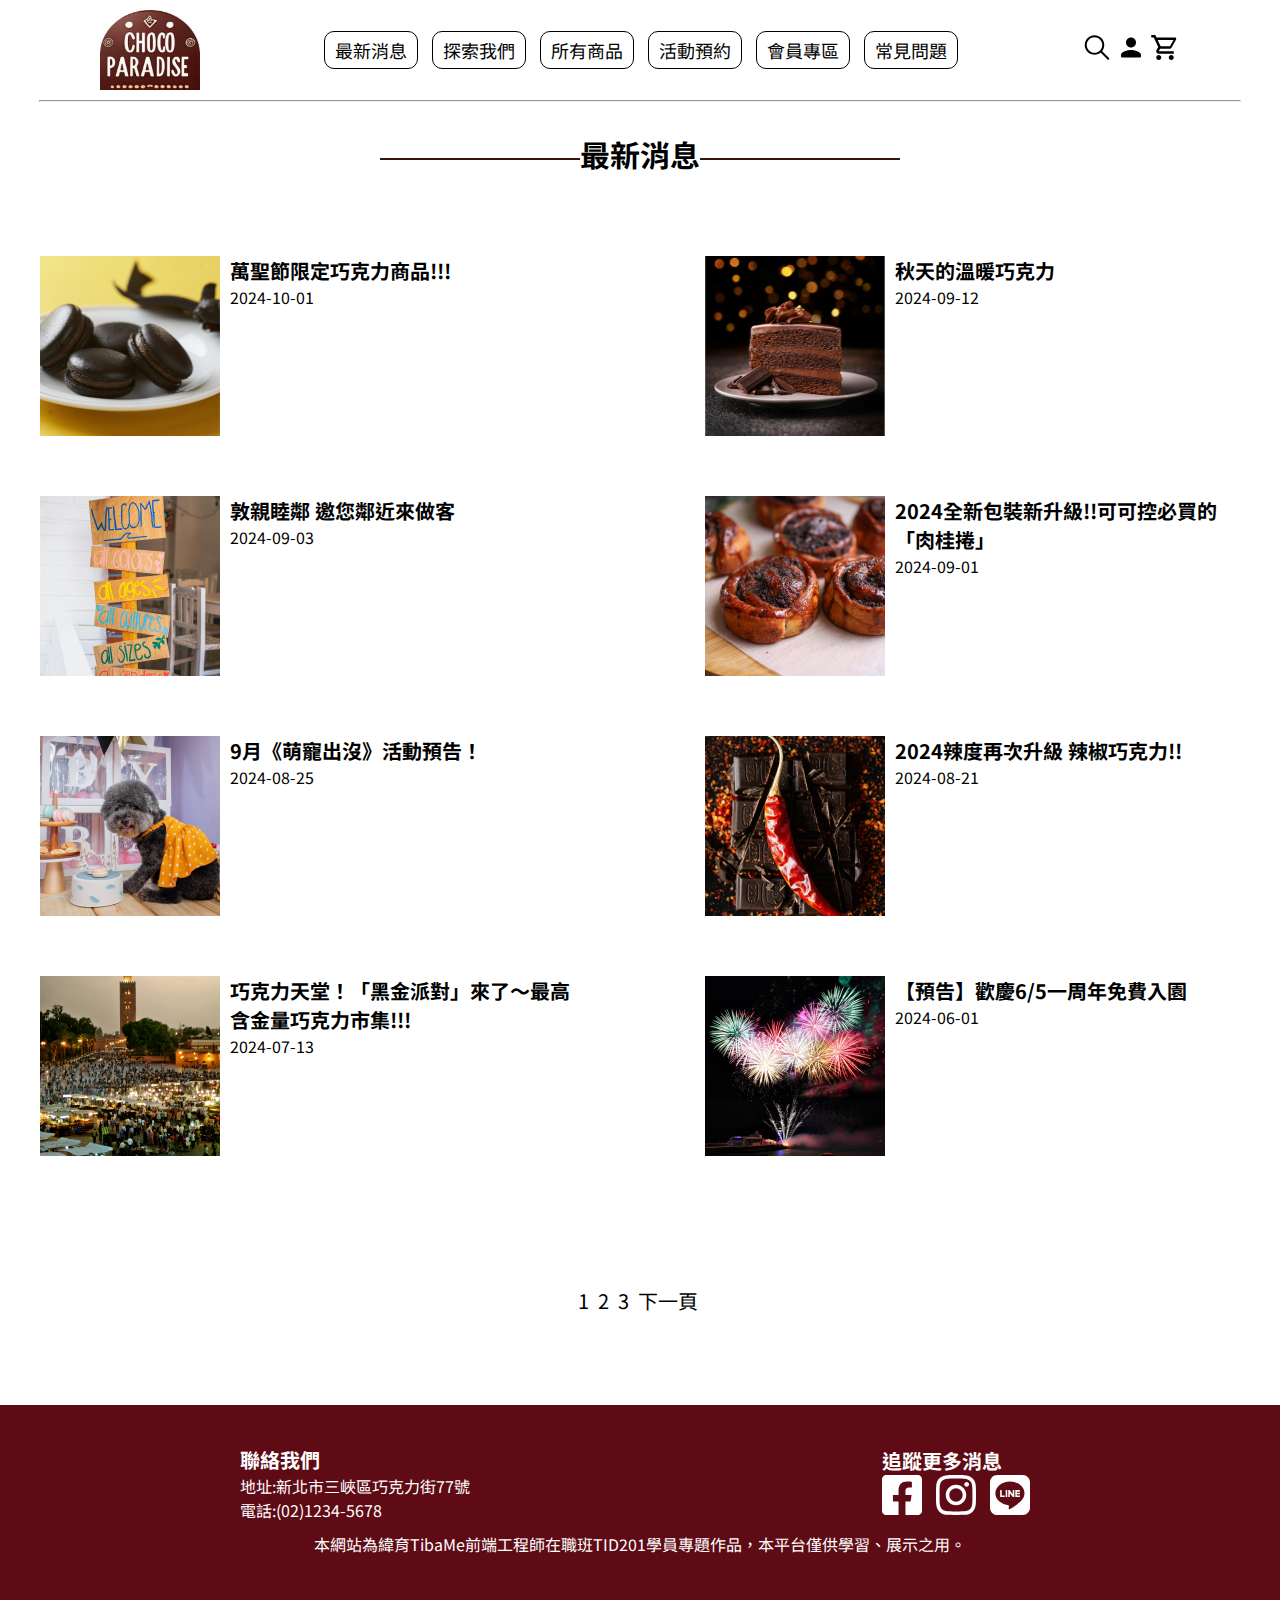
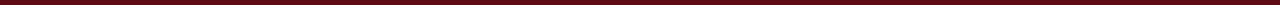
<file: 2_NEWS.html>
<!DOCTYPE html>
<html lang="en">
    <head>
        <meta charset="UTF-8">
        <meta name="viewport" content="width=device-width, initial-scale=1.0">
        <title>Choco Paradise巧克沛塔</title>
        <link rel="preconnect" href="https://fonts.googleapis.com">
        <link rel="preconnect" href="https://fonts.gstatic.com" crossorigin>
        <link href="https://fonts.googleapis.com/css2?family=Noto+Sans+TC:wght@100..900&display=swap" rel="stylesheet">
        
        <link rel="stylesheet" href="./css/0_general.css">
        <link rel="stylesheet" href="./css/2_NEWS.css">
        
        <script src="https://cdnjs.cloudflare.com/ajax/libs/jquery/3.7.1/jquery.min.js"></script>
        <script src="./js/0_general.js"></script>
    
    </head>
<body>
    <nav>
        <div class="logo">
            <a href="index.html"><img src="./imgFinal/logo_final.jpg" alt="首頁" class="logo"></a>
        </div>
        <div class="menu">
            <ul class="list">
                <li><a href="2_NEWS.html">最新消息</a></li>
                <li><a href="3_explore.html">探索我們</a></li>
                <li><a href="5_allProduct.html" class="dropdown">所有商品</a>
                    <ul class="dropdown-open">
                        <li><a href="5_allProduct.html">全站商品</a></li>
                        <li><a href="#">生巧克力</a></li>
                        <li><a href="#">堅果巧克力</a></li>
                        <li><a href="#">夾心巧克力</a></li>
                        <li><a href="#">麵包蛋糕</a></li>
                        <li><a href="#">冰淇淋</a></li>
                        <li><a href="#">期間限定</a></li>
                    </ul>  
                </li>
                <li><a href="5_allActivity.html" class="dropdown">活動預約</a>
                    <ul class="dropdown-open">
                        <li><a href="5_allActivity.html">全站活動</a></li>
                        <li><a href="#">巧克力DIY</a></li>
                        <li><a href="#">免費導覽</a></li>
                        <li><a href="#">深度品鑑</a></li>
                    </ul>
                </li>
                <li><a href="7_login.html" class="dropdown">會員專區</a>
                    <ul class="dropdown-open">
                        <li><a href="7_login.html">會員登入</a></li>
                        <li><a href="MembershipSystem.html">會員制度</a></li>
                    </ul>
                </li>
                <li><a href="QA.html">常見問題</a></li>
            </ul>
        </div>
        
        <div class="nav_icon">
            <img src="./imgFinal/icon/icon_search.svg" alt="search" class="search">
            <img src="./imgFinal/icon/icon_member.svg" alt="member" class="member">
            <a href="8_cart1.html"><img src="./imgFinal/icon/icon_cart.svg" alt="cart" class="cart"></a>
        </div>
        <div class="hamburger">
            <span></span>
            <span></span>
            <span></span>
        </div>
    </nav>
    <hr>

    <h1>最新消息</h1>
    <div class="news">
        <ul class="news">
            <li>
                <a href="#">
                    <img src="./imgFinal/Macaron.jpg" class="newsPhoto">
                    <div class="newsText">
                        <h2>萬聖節限定巧克力商品!!!</h2>
                        <p>2024-10-01</p>
                    </div>
                </a>
            </li>
            <li>
                <a href="#">
                    <img src="./imgFinal/sliceCake.jpg" class="newsPhoto">
                    <div class="newsText">
                        <h2>秋天的溫暖巧克力</h2>
                        <p>2024-09-12</p>
                    </div>
                </a>
            </li>
            <li>
                <a href="#">
                    <img src="./imgFinal/welcome.jpg" class="newsPhoto">
                    <div class="newsText">
                        <h2>敦親睦鄰 邀您鄰近來做客</h2>
                        <p>2024-09-03</p>
                    </div>
                </a>
            </li>
            <li>
                <a href="#">
                    <img src="./imgFinal/cinnamonRolls.jpg" class="newsPhoto">
                    <div class="newsText">
                        <h2>2024全新包裝新升級!!可可控必買的「肉桂捲」</h2>
                        <p>2024-09-01</p>
                    </div>
                </a>
            </li>            
            <li>
                <a href="#">
                    <img src="./imgFinal/pet.jpg" class="newsPhoto">
                    <div class="newsText">
                        <h2>9月《萌寵出沒》活動預告！</h2>
                        <p>2024-08-25</p>
                    </div>
                </a>
            </li>            
            <li>
                <a href="#">
                    <img src="./imgFinal/chiliChocolate.jpg" class="newsPhoto">
                    <div class="newsText">
                        <h2>2024辣度再次升級
                            辣椒巧克力!!</h2>
                        <p>2024-08-21</p>
                    </div>
                </a>
            </li>                        
            <li>
                <a href="#">
                    <img src="./imgFinal/bizaar.jpg" class="newsPhoto">
                    <div class="newsText">
                        <h2>巧克力天堂！「黑金派對」來了～最高含金量巧克力市集!!!</h2>
                        <p>2024-07-13</p>
                    </div>
                </a>
            </li>
            <li>
                <a href="#">
                    <img src="./imgFinal/celebrate.jpg" class="newsPhoto">
                    <div class="newsText">
                        <h2>【預告】歡慶6/5一周年免費入園</h2>
                        <p>2024-06-01</p>
                    </div>
                </a>
            </li>

           
        </ul>
    </div>
  
    <div class="numberLine">
        <a href="#">1</a>
        <a href="#">2</a>
        <a href="#">3</a>
        <a href="#" class="nextPage">下一頁</a>
    </div>

<!-- 下面為goTop+footer -->
    <button class="to-top">top</button>
    <footer>
        <div class="foot">
            <div class="contact">
                <h2>聯絡我們</h2>
                <p>地址:新北市三峽區巧克力街77號</p>
                <p>電話:(02)1234-5678</p>
            </div>

            <div class="social_media">
                <h2>追蹤更多消息</h2>
                <img src="./imgFinal/icon/icon_FB.svg">
                <img src="./imgFinal/icon/icon_ig.svg">
                <img src="./imgFinal/icon/icon_line.svg">
            </div>
        </div>

        <p>本網站為緯育TibaMe前端工程師在職班TID201學員專題作品，本平台僅供學習、展示之用。</p>

    </footer>


    
</body>
</html>
</file>
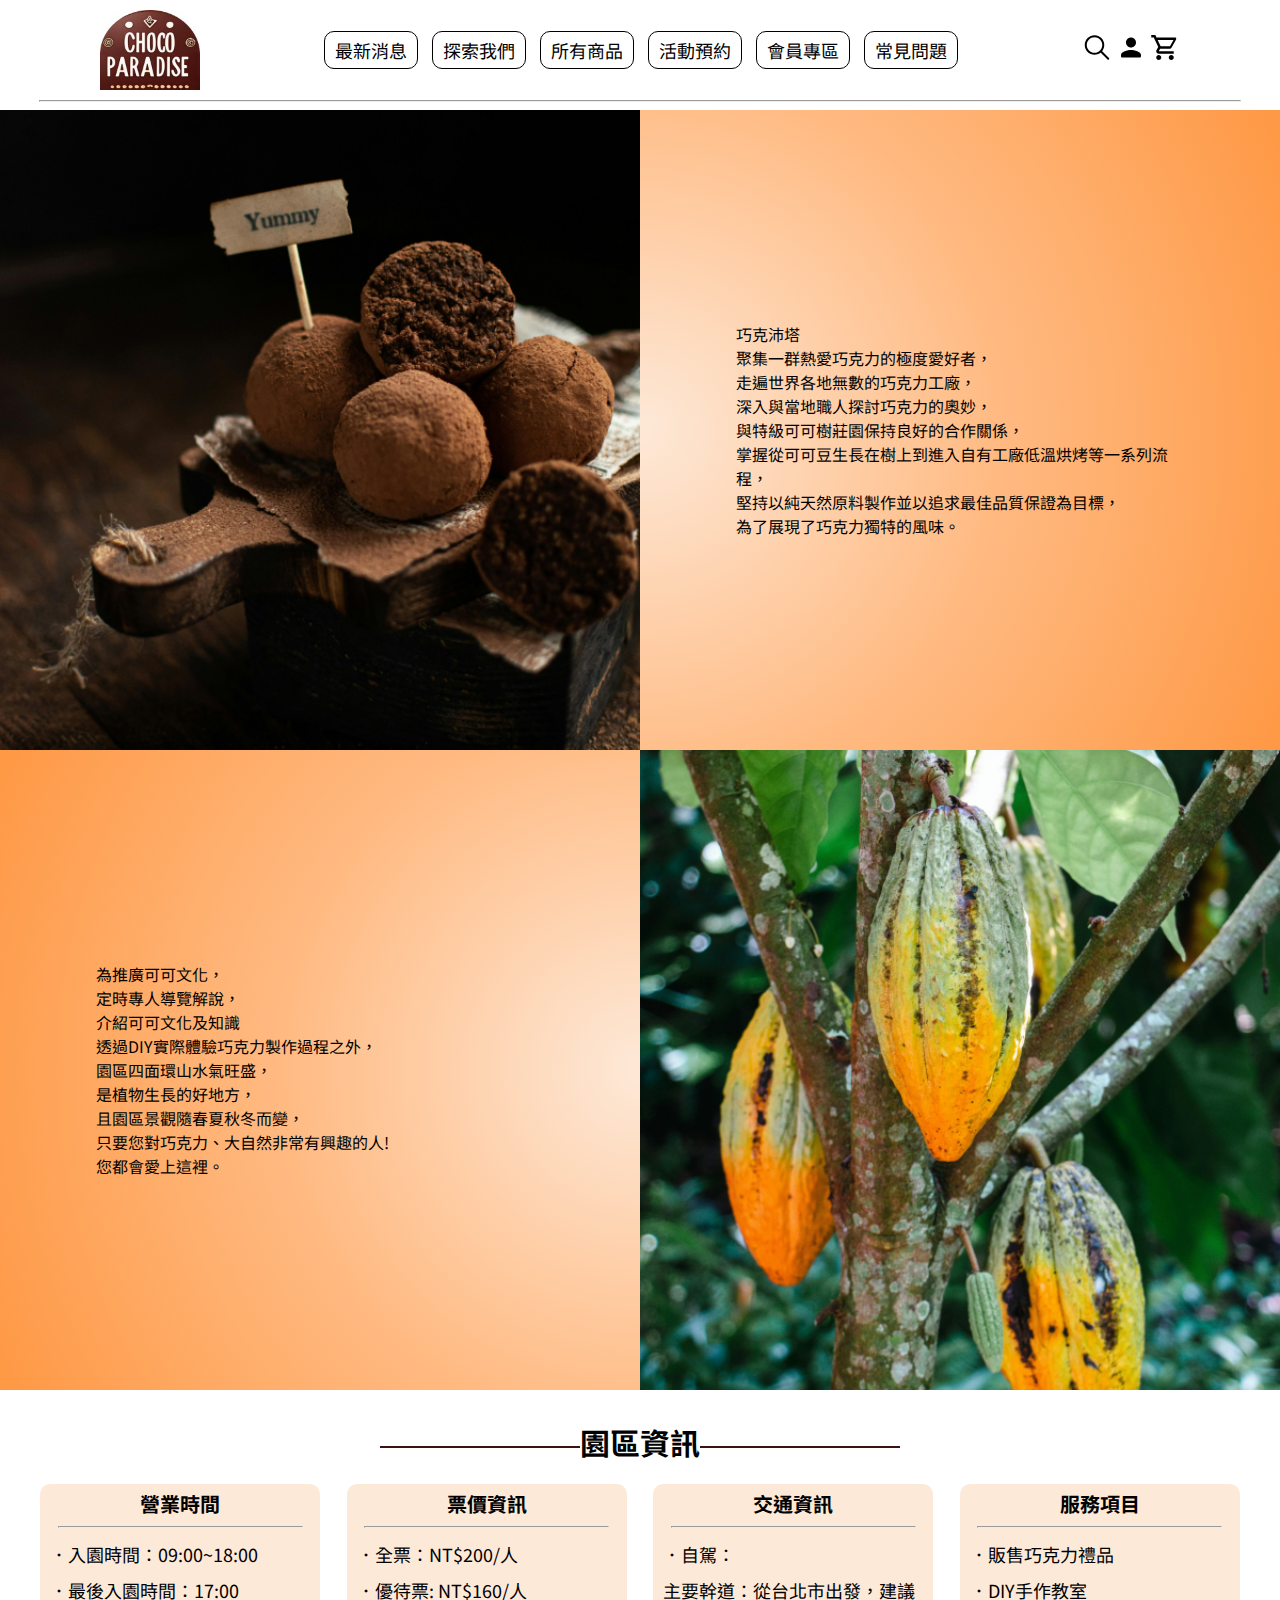
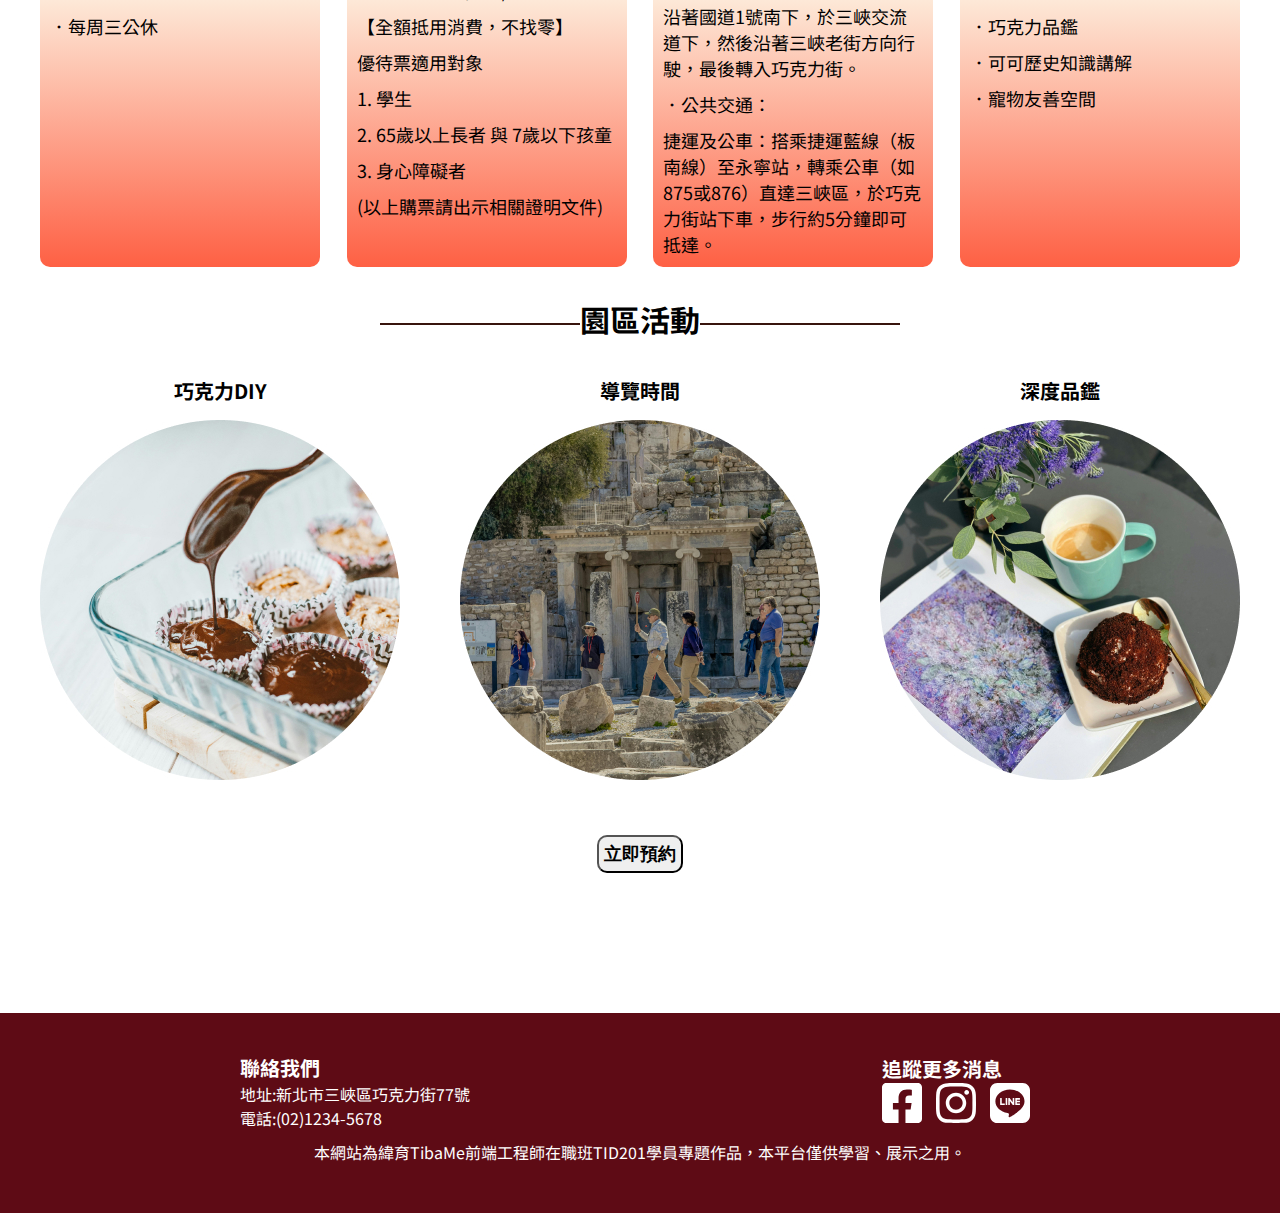
<file: 3_explore.html>
<!DOCTYPE html>
<html lang="en">
<head>
    <meta charset="UTF-8">
    <meta name="viewport" content="width=device-width, initial-scale=1.0">
    <title>Choco Paradise巧克沛塔</title>
    <link rel="preconnect" href="https://fonts.googleapis.com">
    <link rel="preconnect" href="https://fonts.gstatic.com" crossorigin>
    <link href="https://fonts.googleapis.com/css2?family=Noto+Sans+TC:wght@100..900&display=swap" rel="stylesheet">
    <link rel="stylesheet" href="./css/0_general.css">
    <link rel="stylesheet" href="./css/3_explore.css">

    <script src="https://cdnjs.cloudflare.com/ajax/libs/jquery/3.7.1/jquery.min.js"></script>
    <script src="./js/0_general.js"></script>
</head>
<body>
    <nav>
        <div class="logo">
            <a href="index.html"><img src="./imgFinal/logo_final.jpg" alt="首頁" class="logo"></a>
        </div>
        <div class="menu">
            <ul class="list">
                <li><a href="2_NEWS.html">最新消息</a></li>
                <li><a href="3_explore.html">探索我們</a></li>
                <li><a href="5_allProduct.html" class="dropdown">所有商品</a>
                    <ul class="dropdown-open">
                        <li><a href="5_allProduct.html">全站商品</a></li>
                        <li><a href="#">生巧克力</a></li>
                        <li><a href="#">堅果巧克力</a></li>
                        <li><a href="#">夾心巧克力</a></li>
                        <li><a href="#">麵包蛋糕</a></li>
                        <li><a href="#">冰淇淋</a></li>
                        <li><a href="#">期間限定</a></li>
                    </ul>  
                </li>
                <li><a href="5_allActivity.html" class="dropdown">活動預約</a>
                    <ul class="dropdown-open">
                        <li><a href="5_allActivity.html">全站活動</a></li>
                        <li><a href="#">巧克力DIY</a></li>
                        <li><a href="#">免費導覽</a></li>
                        <li><a href="#">深度品鑑</a></li>
                    </ul>
                </li>
                <li><a href="7_login.html" class="dropdown">會員專區</a>
                    <ul class="dropdown-open">
                        <li><a href="7_login.html">會員登入</a></li>
                        <li><a href="MembershipSystem.html">會員制度</a></li>
                    </ul>
                </li>
                <li><a href="QA.html">常見問題</a></li>
            </ul>
        </div>
        
        <div class="nav_icon">
            <img src="./imgFinal/icon/icon_search.svg" alt="search" class="search">
            <img src="./imgFinal/icon/icon_member.svg" alt="member" class="member">
            <a href="8_cart1.html"><img src="./imgFinal/icon/icon_cart.svg" alt="cart" class="cart"></a>
        </div>
        <div class="hamburger">
            <span></span>
            <span></span>
            <span></span>
        </div>
    </nav>
    <hr>
<!-- 上面為選單 -->

    <div class="intro introLeft-img">
        <img src="./imgFinal/choco.jpg">
        <div class="introText">
            <div class="introText-inner">
                <p>巧克沛塔</p>
                <p>聚集一群熱愛巧克力的極度愛好者，</p>
                <p>走遍世界各地無數的巧克力工廠，</p>
                <p>深入與當地職人探討巧克力的奧妙，</p>
                <p>與特級可可樹莊園保持良好的合作關係，</p>
                <p>掌握從可可豆生長在樹上到進入自有工廠低溫烘烤等一系列流程，</p>
                <p>堅持以純天然原料製作並以追求最佳品質保證為目標，</p>
                <p>為了展現了巧克力獨特的風味。</p>
            </div>
        </div>

    </div>
    <div class="intro introRight-img">  
        <div class="introText">  
            <div class="introText-inner">
                <p>為推廣可可文化，</p>
                <p>定時專人導覽解說，</p>
                <p>介紹可可文化及知識</p>
                <p>透過DIY實際體驗巧克力製作過程之外，</p>
                <p>園區四面環山水氣旺盛，</p>
                <p>是植物生長的好地方，</p>
                <p>且園區景觀隨春夏秋冬而變，</p>
                <p>只要您對巧克力、大自然非常有興趣的人!</p>
                <p>您都會愛上這裡。</p>
            </div>            
        </div>
        <img src="./imgFinal/fruit.jpg" >       
    </div>

    <h1>園區資訊</h1>
        <div class="information">
            <div class="box">
                <h2>營業時間</h2>
                <hr>
                <P>．入園時間：09:00~18:00 </P>
                <P>．最後入園時間：17:00</P>
                <P>．每周三公休</P>
              
            </div>
            <div class="box">
                <h2>票價資訊</h2>
                <hr>
                <P>．全票：NT$200/人</P>
                <P>．優待票: NT$160/人</P>
                <P>【全額抵用消費，不找零】</P>
                
                <P>優待票適用對象</P>
                <P>1. 學生</P>
                <P>2. 65歲以上長者 與 7歲以下孩童</P>
                <P>3. 身心障礙者</P>
                <P>(以上購票請出示相關證明文件)</P>
                
            </div>
            <div class="box">
                <h2>交通資訊</h2>
                <hr>                
                <P>．自駕：</P>
                <P>主要幹道：從台北市出發，建議沿著國道1號南下，於三峽交流道下，然後沿著三峽老街方向行駛，最後轉入巧克力街。</P>
                <P>．公共交通：</P>
                <P>捷運及公車：搭乘捷運藍線（板南線）至永寧站，轉乘公車（如875或876）直達三峽區，於巧克力街站下車，步行約5分鐘即可抵達。</P>
            
            </div>
            <div class="box">
                <h2>服務項目</h2>
                <hr>
                <P>．販售巧克力禮品</P>
                <P>．DIY手作教室</P>
                <P>．巧克力品鑑</P>
                <P>．可可歷史知識講解</P>
                <P>．寵物友善空間</P>
            
            </div>
        </div>

    <h1>園區活動</h1>
        <div class="act">
            <a href="4_activityIntroduction.html">
                <div class="contein">
                    <h2>巧克力DIY</h2>
                    <img src="./imgFinal/DIY2.jpg" alt="">
                </div>
            </a>
            <a href="4_activityIntroduction.html">
                <div class="contein">
                    <h2>導覽時間</h2>
                    <img src="./imgFinal/guided.jpg" alt="">
                </div>
            </a>
            <a href="4_activityIntroduction.html">
                <div class="contein">
                    <h2>深度品鑑</h2>
                    <img src="./imgFinal/taste.jpg" alt="">
                </div>
            </a>
        </div>
        <div class="order">
            <a href="5_allActivity.html"><button>立即預約</button></a>
        </div>
        
        




<!-- 下面為goTop+footer -->
    <button class="to-top">top</button>
    <footer>
        <div class="foot">
            <div class="contact">
                <h2>聯絡我們</h2>
                <p>地址:新北市三峽區巧克力街77號</p>
                <p>電話:(02)1234-5678</p>
            </div>
    
            <div class="social_media">
                <h2>追蹤更多消息</h2>
                <img src="./imgFinal/icon/icon_FB.svg">
                <img src="./imgFinal/icon/icon_ig.svg">
                <img src="./imgFinal/icon/icon_line.svg">
            </div>
        </div>
    
        <p>本網站為緯育TibaMe前端工程師在職班TID201學員專題作品，本平台僅供學習、展示之用。</p>
    
    </footer>


    
</body>
</html>
</file>
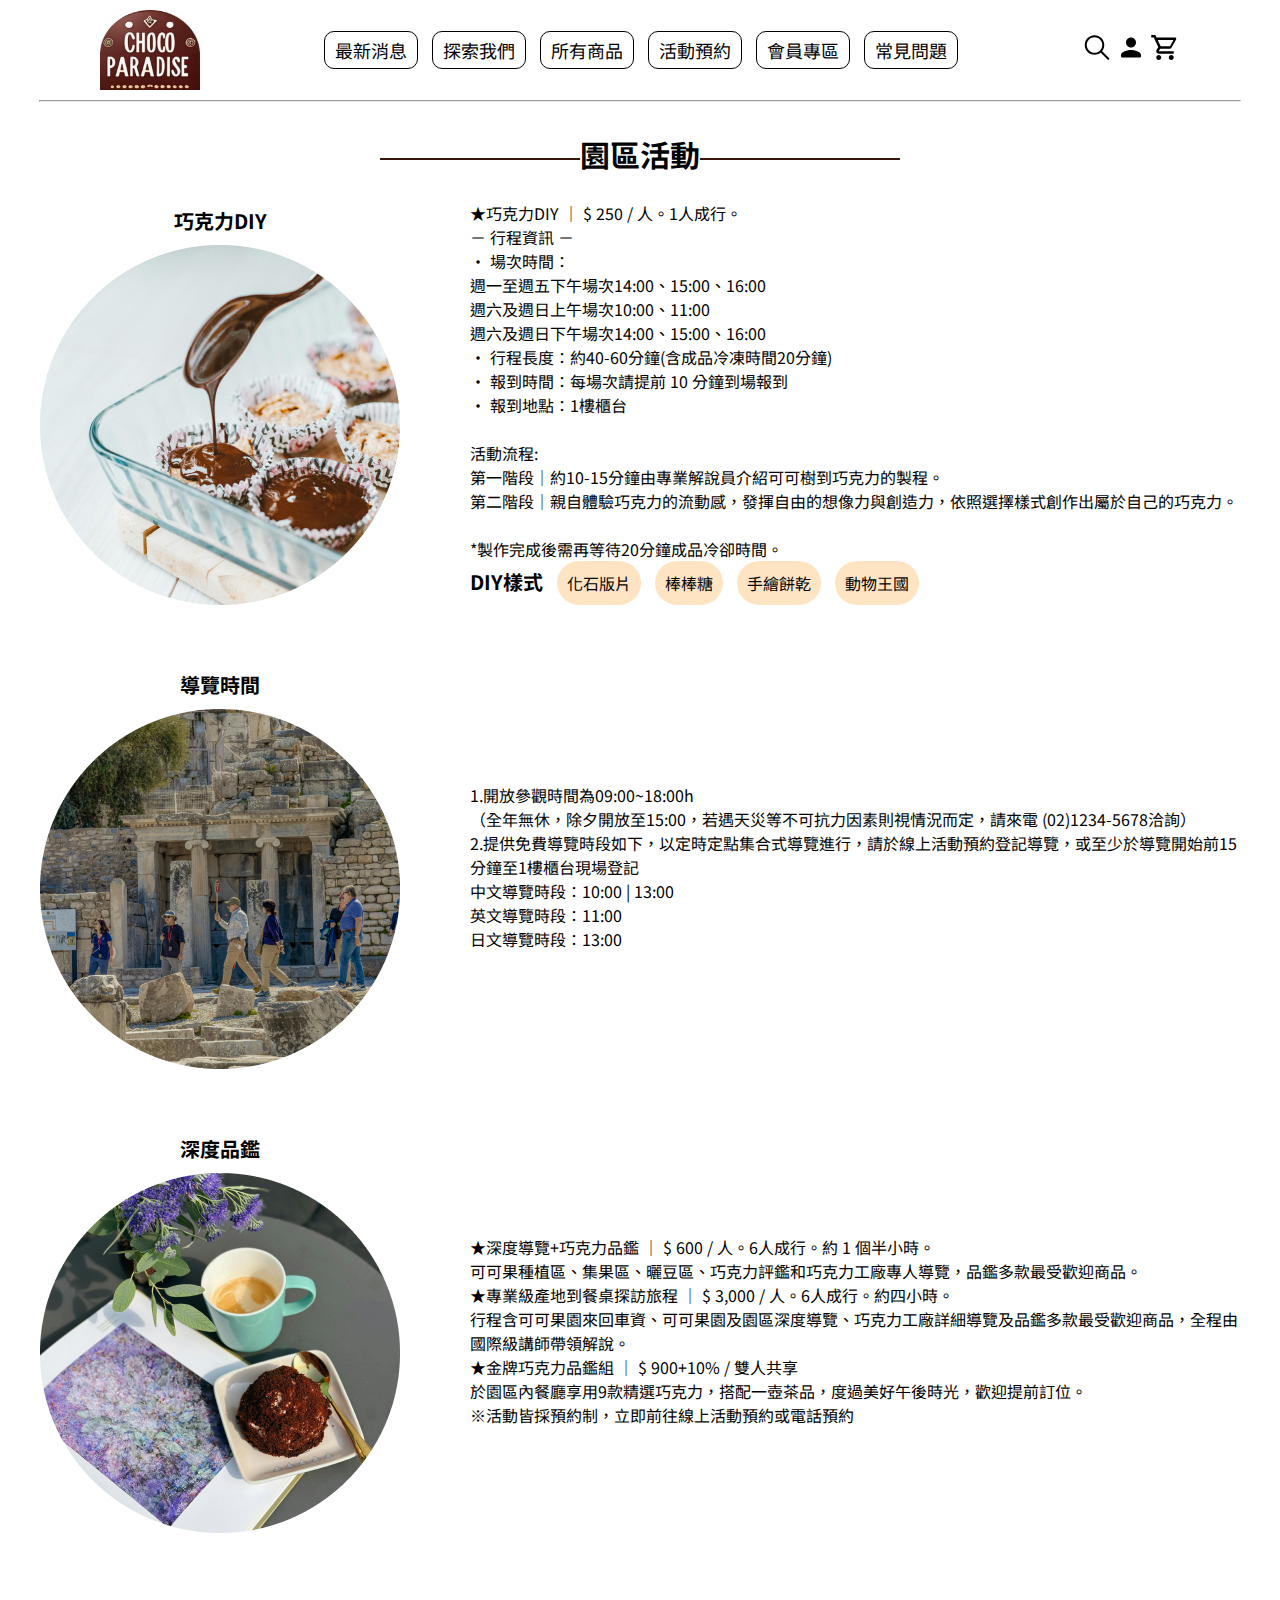
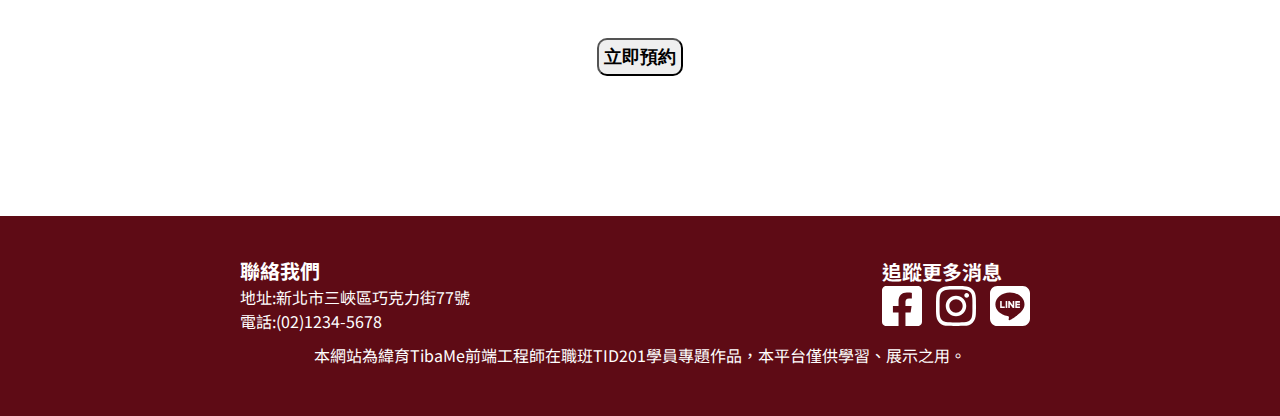
<file: 4_activityIntroduction.html>
<!DOCTYPE html>
<html lang="en">
<head>
    <meta charset="UTF-8">
    <meta name="viewport" content="width=device-width, initial-scale=1.0">
    <title>Choco Paradise巧克沛塔</title>
    <link rel="preconnect" href="https://fonts.googleapis.com">
    <link rel="preconnect" href="https://fonts.gstatic.com" crossorigin>
    <link href="https://fonts.googleapis.com/css2?family=Noto+Sans+TC:wght@100..900&display=swap" rel="stylesheet">
    <link rel="stylesheet" href="./css/0_general.css">
    <link rel="stylesheet" href="./css/4_activityIntroduction.css">
    <script src="https://cdnjs.cloudflare.com/ajax/libs/jquery/3.7.1/jquery.min.js"></script>
    <script src="./js/0_general.js"></script>
</head>
<body>
    <nav>
        <div class="logo">
            <a href="index.html"><img src="./imgFinal/logo_final.jpg" alt="首頁" class="logo"></a>
        </div>
        <div class="menu">
            <ul class="list">
                <li><a href="2_NEWS.html">最新消息</a></li>
                <li><a href="3_explore.html">探索我們</a></li>
                <li><a href="5_allProduct.html" class="dropdown">所有商品</a>
                    <ul class="dropdown-open">
                        <li><a href="5_allProduct.html">全站商品</a></li>
                        <li><a href="#">生巧克力</a></li>
                        <li><a href="#">堅果巧克力</a></li>
                        <li><a href="#">夾心巧克力</a></li>
                        <li><a href="#">麵包蛋糕</a></li>
                        <li><a href="#">冰淇淋</a></li>
                        <li><a href="#">期間限定</a></li>
                    </ul>  
                </li>
                <li><a href="5_allActivity.html" class="dropdown">活動預約</a>
                    <ul class="dropdown-open">
                        <li><a href="5_allActivity.html">全站活動</a></li>
                        <li><a href="#">巧克力DIY</a></li>
                        <li><a href="#">免費導覽</a></li>
                        <li><a href="#">深度品鑑</a></li>
                    </ul>
                </li>
                <li><a href="7_login.html" class="dropdown">會員專區</a>
                    <ul class="dropdown-open">
                        <li><a href="7_login.html">會員登入</a></li>
                        <li><a href="MembershipSystem.html">會員制度</a></li>
                    </ul>
                </li>
                <li><a href="QA.html">常見問題</a></li>
            </ul>
        </div>
        
        <div class="nav_icon">
            <img src="./imgFinal/icon/icon_search.svg" alt="search" class="search">
            <img src="./imgFinal/icon/icon_member.svg" alt="member" class="member">
            <a href="8_cart1.html"><img src="./imgFinal/icon/icon_cart.svg" alt="cart" class="cart"></a>
        </div>
        <div class="hamburger">
            <span></span>
            <span></span>
            <span></span>
        </div>
    </nav>
    <hr>
<!-- 上面為選單 -->


    <h1>園區活動</h1>
        <div class="contein">
            <div class="item">
                <h2>巧克力DIY</h2>
                <img src="./imgFinal/DIY2.jpg" alt="">
            </div>
            <div class="itemText">
                <p>★巧克力DIY  │ $ 250 / 人。1人成行。</p>
                <p>－ 行程資訊 －</p>
                <p>• 場次時間：</p>
                <p>週一至週五下午場次14:00、15:00、16:00</p>
                <p>週六及週日上午場次10:00、11:00</p>
                <p>週六及週日下午場次14:00、15:00、16:00</p>
                <p>• 行程長度：約40-60分鐘(含成品冷凍時間20分鐘)</p>
                <p>• 報到時間：每場次請提前 10 分鐘到場報到</p>
                <p>• 報到地點：1樓櫃台</p>
                 
                <p>活動流程:</p>
                <p>第一階段｜約10-15分鐘由專業解說員介紹可可樹到巧克力的製程。</p>
                <p>第二階段｜親自體驗巧克力的流動感，發揮自由的想像力與創造力，依照選擇樣式創作出屬於自己的巧克力。</p>
                 
                <p>*製作完成後需再等待20分鐘成品冷卻時間。</p>
                
                <div class="diyStyle">
                    <h2>DIY樣式</h2>
                    <p>化石版片</p>
                    <p>棒棒糖</p>
                    <p>手繪餅乾</p>
                    <p>動物王國</p>
                </div>
            </div>

        </div>    

        <div class="contein">
            <div class="item">
                <h2>導覽時間</h2>
                <img src="./imgFinal/guided.jpg" alt="">
            </div>
            <div class="itemText">
                <p>1.開放參觀時間為09:00~18:00h</p>
                <p>（全年無休，除夕開放至15:00，若遇天災等不可抗力因素則視情況而定，請來電 (02)1234-5678洽詢）</p>
                <p>2.提供免費導覽時段如下，以定時定點集合式導覽進行，請於線上活動預約登記導覽，或至少於導覽開始前15分鐘至1樓櫃台現場登記</p>
                <p>中文導覽時段：10:00 | 13:00</p>
                <p>英文導覽時段：11:00</p>
                <p>日文導覽時段：13:00</p>
            </div>
     
        </div>

        <div class="contein">
            <div class="item">
                <h2>深度品鑑</h2>
                <img src="./imgFinal/taste.jpg" alt="">
            </div>
            <div class="itemText">
                <p>★深度導覽+巧克力品鑑 │ $ 600 / 人。6人成行。約 1 個半小時。</p>
                <p>可可果種植區、集果區、曬豆區、巧克力評鑑和巧克力工廠專人導覽，品鑑多款最受歡迎商品。</p>
                
                <p>★專業級產地到餐桌探訪旅程 │ $ 3,000 / 人。6人成行。約四小時。</p>
                <p>行程含可可果園來回車資、可可果園及園區深度導覽、巧克力工廠詳細導覽及品鑑多款最受歡迎商品，全程由國際級講師帶領解說。</p>
                
                <p>★金牌巧克力品鑑組 │ $ 900+10% / 雙人共享 </p>
                <p>於園區內餐廳享用9款精選巧克力，搭配一壺茶品，度過美好午後時光，歡迎提前訂位。</p>
            
                <p>※活動皆採預約制，立即前往線上活動預約或電話預約</p>            
            </div>
        </div>
   


        <div class="order">
            <a href="5_allActivity.html"><button>立即預約</button></a>
        </div>
        
        




<!-- 下面為goTop+footer -->
    <button class="to-top">top</button>
    <footer>
        <div class="foot">
            <div class="contact">
                <h2>聯絡我們</h2>
                <p>地址:新北市三峽區巧克力街77號</p>
                <p>電話:(02)1234-5678</p>
            </div>

            <div class="social_media">
                <h2>追蹤更多消息</h2>
                <img src="./imgFinal/icon/icon_FB.svg">
                <img src="./imgFinal/icon/icon_ig.svg">
                <img src="./imgFinal/icon/icon_line.svg">
            </div>
        </div>

        <p>本網站為緯育TibaMe前端工程師在職班TID201學員專題作品，本平台僅供學習、展示之用。</p>

    </footer>


    
</body>
</html>
</file>
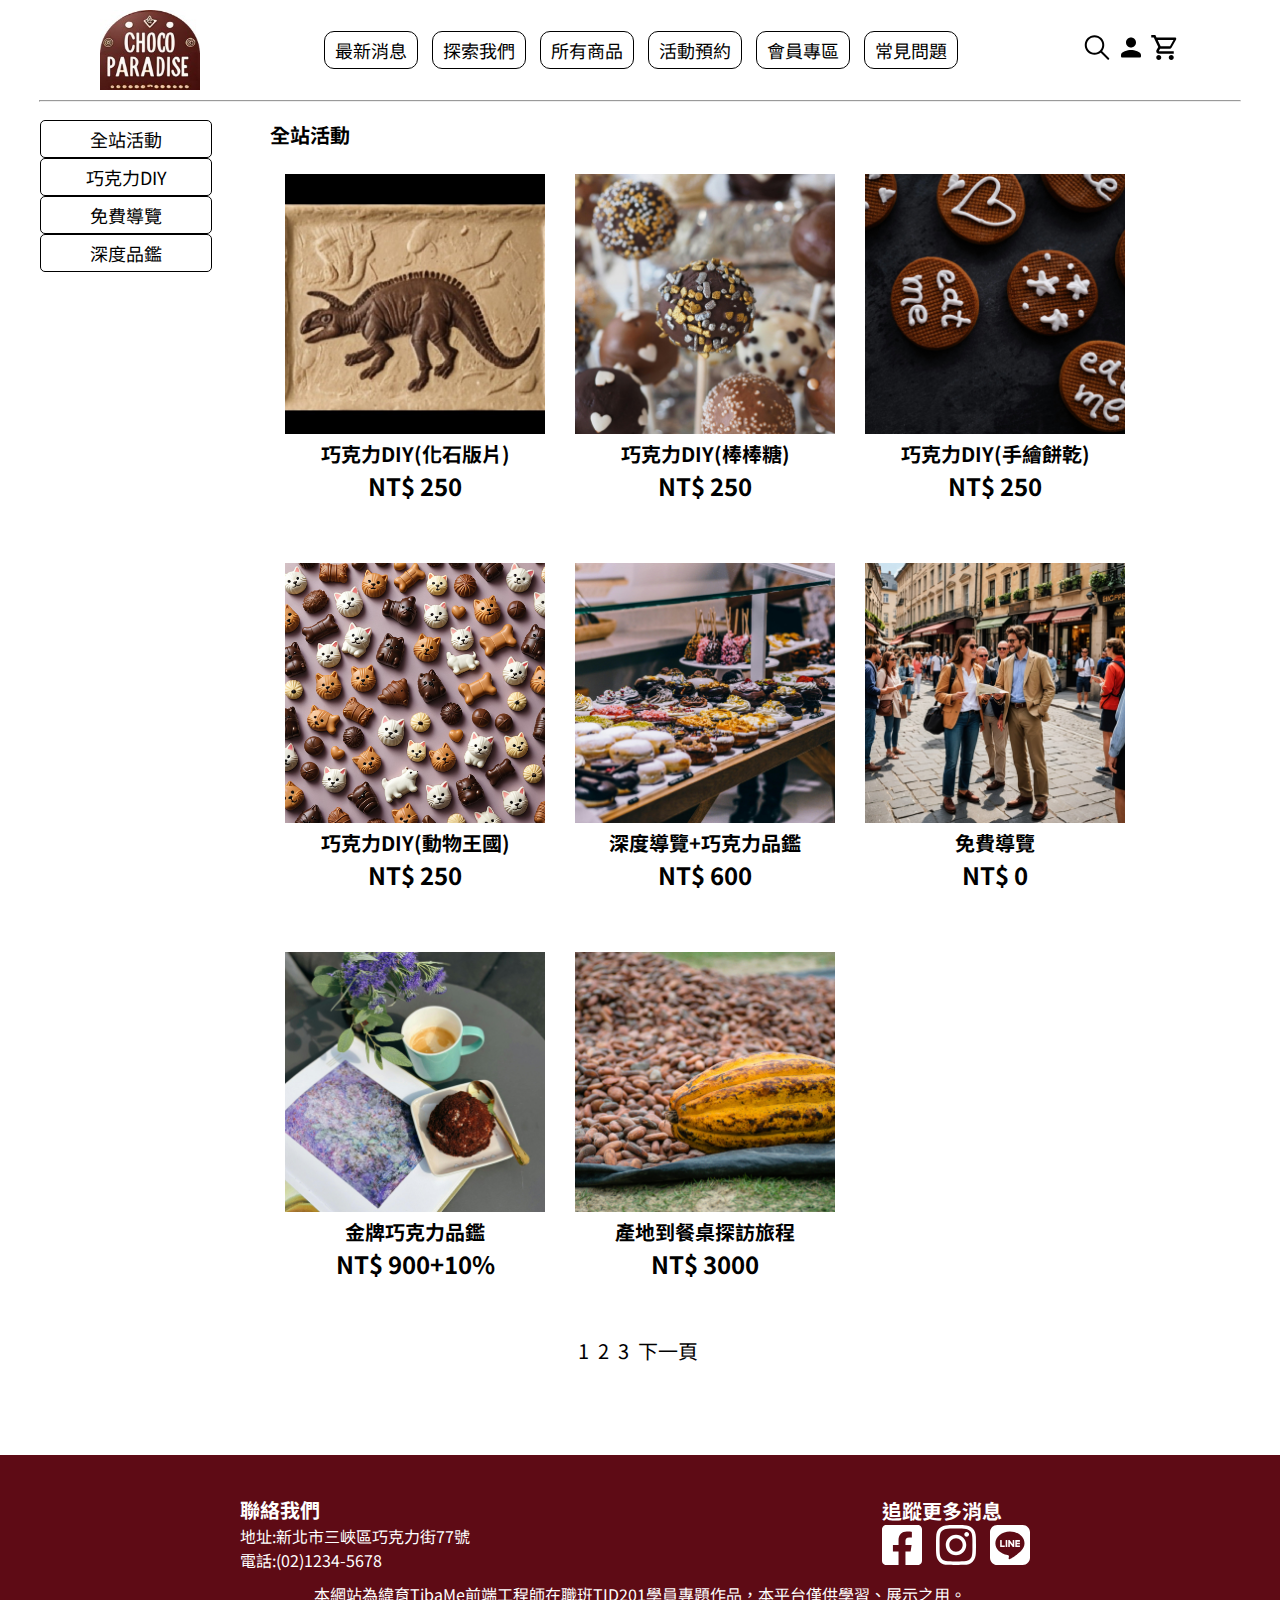
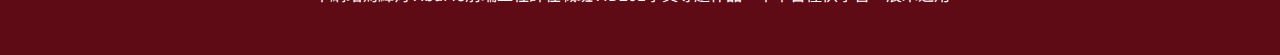
<file: 5_allActivity.html>
<!DOCTYPE html>
<html lang="en">
<head>
    <meta charset="UTF-8">
    <meta name="viewport" content="width=device-width, initial-scale=1.0">
    <title>Choco Paradise巧克沛塔</title>
    <link rel="preconnect" href="https://fonts.googleapis.com">
    <link rel="preconnect" href="https://fonts.gstatic.com" crossorigin>
    <link href="https://fonts.googleapis.com/css2?family=Noto+Sans+TC:wght@100..900&display=swap" rel="stylesheet">
    <link rel="stylesheet" href="./css/0_general.css">
    <link rel="stylesheet" href="./css/5_allActivity.css">
    <script src="https://cdnjs.cloudflare.com/ajax/libs/jquery/3.7.1/jquery.min.js"></script>
    <script src="./js/0_general.js"></script>
</head>
<body>
    <nav>
        <div class="logo">
            <a href="index.html"><img src="./imgFinal/logo_final.jpg" alt="首頁" class="logo"></a>
        </div>
        <div class="menu">
            <ul class="list">
                <li><a href="2_NEWS.html">最新消息</a></li>
                <li><a href="3_explore.html">探索我們</a></li>
                <li><a href="5_allProduct.html" class="dropdown">所有商品</a>
                    <ul class="dropdown-open">
                        <li><a href="5_allProduct.html">全站商品</a></li>
                        <li><a href="#">生巧克力</a></li>
                        <li><a href="#">堅果巧克力</a></li>
                        <li><a href="#">夾心巧克力</a></li>
                        <li><a href="#">麵包蛋糕</a></li>
                        <li><a href="#">冰淇淋</a></li>
                        <li><a href="#">期間限定</a></li>
                    </ul>  
                </li>
                <li><a href="5_allActivity.html" class="dropdown">活動預約</a>
                    <ul class="dropdown-open">
                        <li><a href="5_allActivity.html">全站活動</a></li>
                        <li><a href="#">巧克力DIY</a></li>
                        <li><a href="#">免費導覽</a></li>
                        <li><a href="#">深度品鑑</a></li>
                    </ul>
                </li>
                <li><a href="7_login.html" class="dropdown">會員專區</a>
                    <ul class="dropdown-open">
                        <li><a href="7_login.html">會員登入</a></li>
                        <li><a href="MembershipSystem.html">會員制度</a></li>
                    </ul>
                </li>
                <li><a href="QA.html">常見問題</a></li>
            </ul>
        </div>
        
        <div class="nav_icon">
            <img src="./imgFinal/icon/icon_search.svg" alt="search" class="search">
            <img src="./imgFinal/icon/icon_member.svg" alt="member" class="member">
            <a href="8_cart1.html"><img src="./imgFinal/icon/icon_cart.svg" alt="cart" class="cart"></a>
        </div>
        <div class="hamburger">
            <span></span>
            <span></span>
            <span></span>
        </div>
    </nav>
    <hr>
<!-- 上面為選單 -->
<main>
    <div class="list">
        <ul class="product">
            <li><a href="#">全站活動</a></li>
            <li><a href="#">巧克力DIY</a></li>
            <li><a href="#">免費導覽</a></li>
            <li><a href="#">深度品鑑</a></li>
</ul>
    </div>   

    <div class="display">
        <h2>全站活動</h2>
        <ul class="product">
            <li>
                <a href="6_orderActivity.html">                    
                    <div class="pic">
                        <img src="./imgFinal/dinosaur4.jpg" class="productPhoto">
                        <div class="btnSbmt">
                           <button type="submit" class="add-to-cart">加入購物車</button>
                        </div>
                    </div>
                    <div class="productText">
                        <h2>巧克力DIY(化石版片)</h2>
                        <p class="price">NT$ 250</p>
                    </div>
                </a>
            </li>
            <li>
                <a href="#">
                    <div class="pic">
                        <img src="./imgFinal/Lollipop.jpg" class="productPhoto">
                        <div class="btnSbmt">
                           <button type="submit" class="add-to-cart">加入購物車</button>
                        </div>
                    </div>
                    <div class="productText">
                        <h2>巧克力DIY(棒棒糖)</h2>
                        <p class="price">NT$ 250</p>
                    </div>
                </a>
            </li>
            <li>
                <a href="#">
                    <div class="pic">
                        <img src="./imgFinal/diyCookie.jpg" class="productPhoto">
                        <div class="btnSbmt">
                           <button type="submit" class="add-to-cart">加入購物車</button>
                        </div>
                    </div>
                    <div class="productText">
                        <h2>巧克力DIY(手繪餅乾)</h2>
                        <p class="price">NT$ 250</p>
                    </div>
                </a>
            </li>
            <li>
                <a href="#">
                <div class="pic">
                        <img src="./imgFinal/animal.jpg" class="productPhoto">
                        <div class="btnSbmt">
                           <button type="submit" class="add-to-cart">加入購物車</button>
                        </div>
                    </div>
                    <div class="productText">
                        <h2>巧克力DIY(動物王國)</h2>
                        <p class="price">NT$ 250</p>
                    </div>
                </a>
            </li>
            <li>
                <a href="#">
                    <div class="pic">
                        <img src="./imgFinal/deeptaste.jpg" class="productPhoto">
                        <div class="btnSbmt">
                           <button type="submit" class="add-to-cart">加入購物車</button>
                        </div>
                    </div>
                    <div class="productText">
                        <h2>深度導覽+巧克力品鑑</h2>
                        <p class="price">NT$ 600</p>
                    </div>
                </a>
            </li>
            <li>
                <a href="#">
                    <div class="pic">
                        <img src="./imgFinal/freeguide.jpg" class="productPhoto">
                        <div class="btnSbmt">
                           <button type="submit" class="add-to-cart">加入購物車</button>
                        </div>
                    </div>
                    <div class="productText">
                        <h2>免費導覽</h2>
                        <p class="price">NT$ 0</p>
                    </div>
                </a>
            </li>
            <li>
                <a href="#">
                    <div class="pic">
                        <img src="./imgFinal/simpletaste.jpg" class="productPhoto">
                        <div class="btnSbmt">
                           <button type="submit" class="add-to-cart">加入購物車</button>
                        </div>
                    </div>
                    <div class="productText">
                        <h2>金牌巧克力品鑑</h2>
                        <p class="price">NT$ 900+10%</p>
                    </div>
                </a>
            </li>
            <li>
                <a href="#">
                    <div class="pic">
                        <img src="./imgFinal/seedTable.jpg" class="productPhoto">
                        <div class="btnSbmt">
                           <button type="submit" class="add-to-cart">加入購物車</button>
                        </div>
                    </div>
                    <div class="productText">
                        <h2>產地到餐桌探訪旅程</h2>
                        <p class="price">NT$ 3000</p>
                    </div>
                </a>
            </li>
        </ul>
                        
    </div>

</main>
          
        


    <div class="numberLine">
        <a href="#">1</a>
        <a href="#">2</a>
        <a href="#">3</a>
        <a href="#" class="nextPage">下一頁</a>
    </div>

<!-- 下面為goTop+footer -->
    <button class="to-top">top</button>
    <footer>
        <div class="foot">
            <div class="contact">
                <h2>聯絡我們</h2>
                <p>地址:新北市三峽區巧克力街77號</p>
                <p>電話:(02)1234-5678</p>
            </div>

            <div class="social_media">
                <h2>追蹤更多消息</h2>
                <img src="./imgFinal/icon/icon_FB.svg">
                <img src="./imgFinal/icon/icon_ig.svg">
                <img src="./imgFinal/icon/icon_line.svg">
            </div>
        </div>

        <p>本網站為緯育TibaMe前端工程師在職班TID201學員專題作品，本平台僅供學習、展示之用。</p>

    </footer>


    
</body>
</html>
</file>
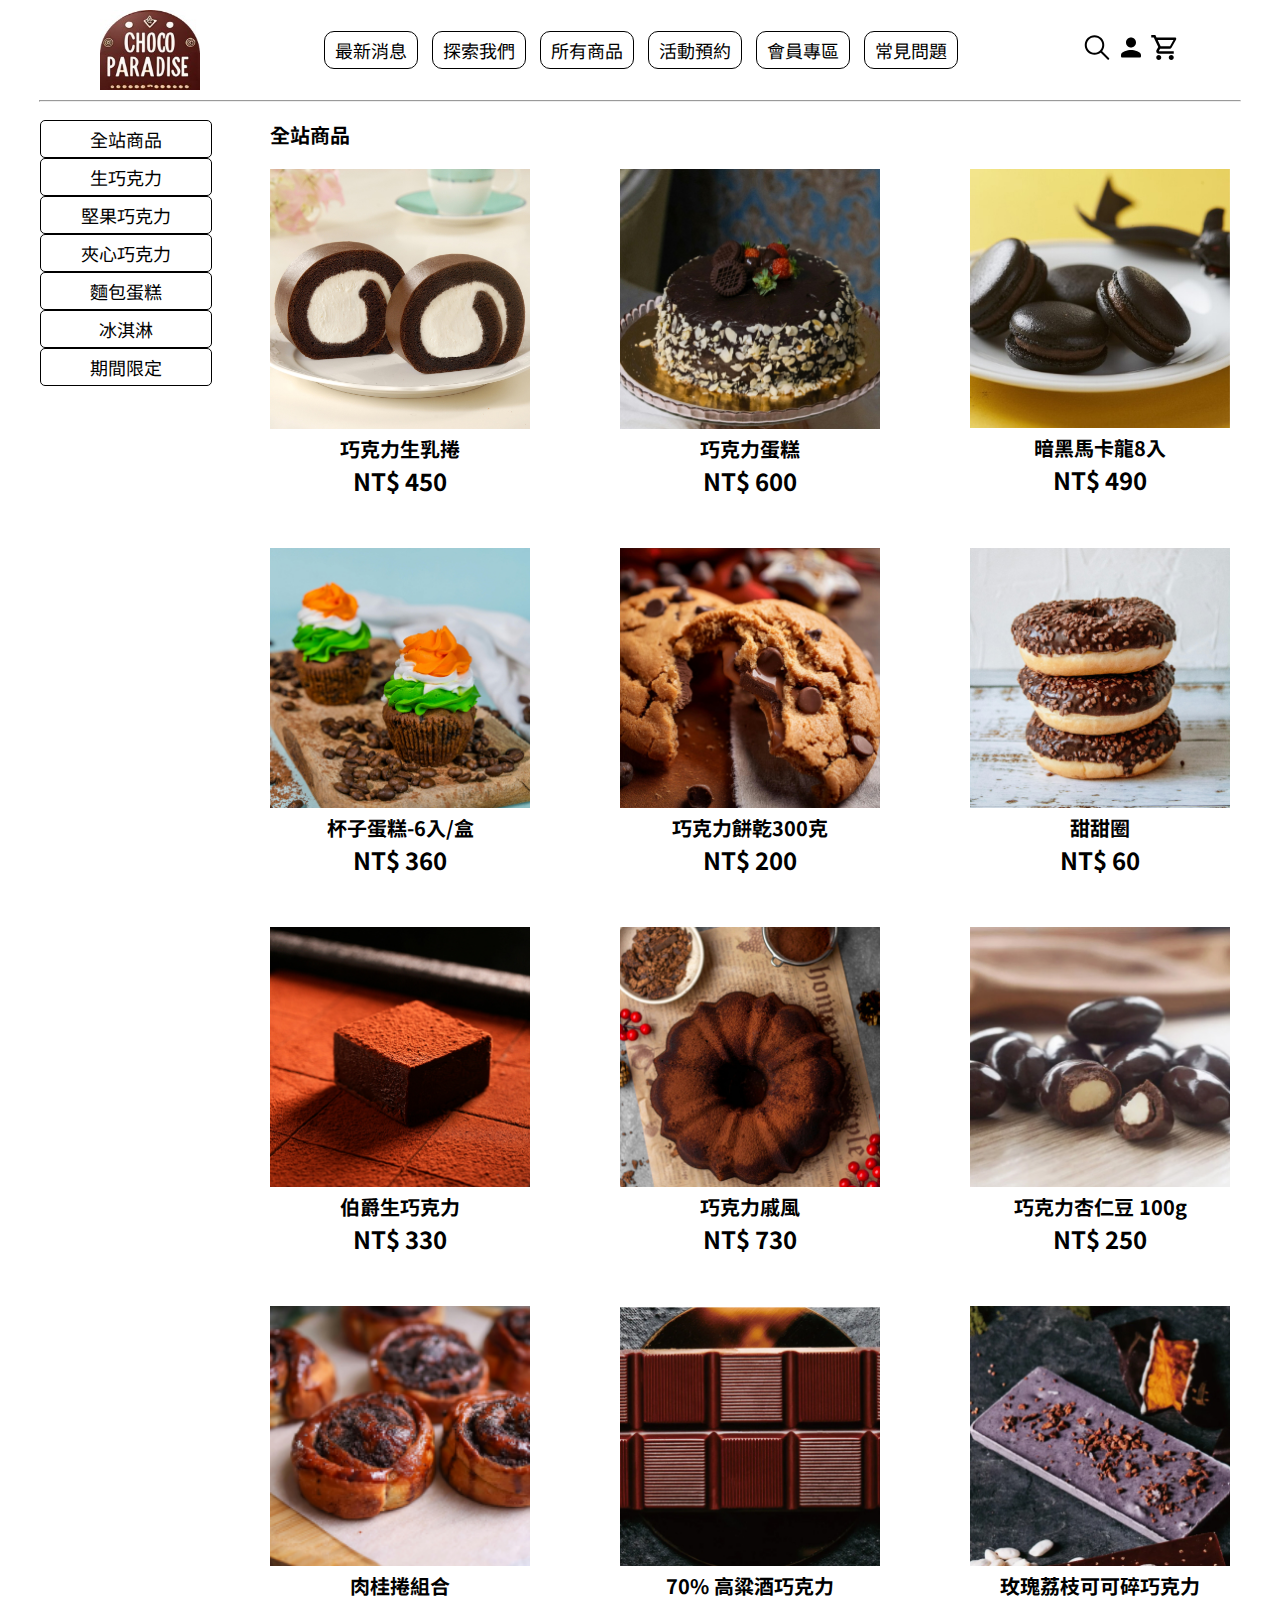
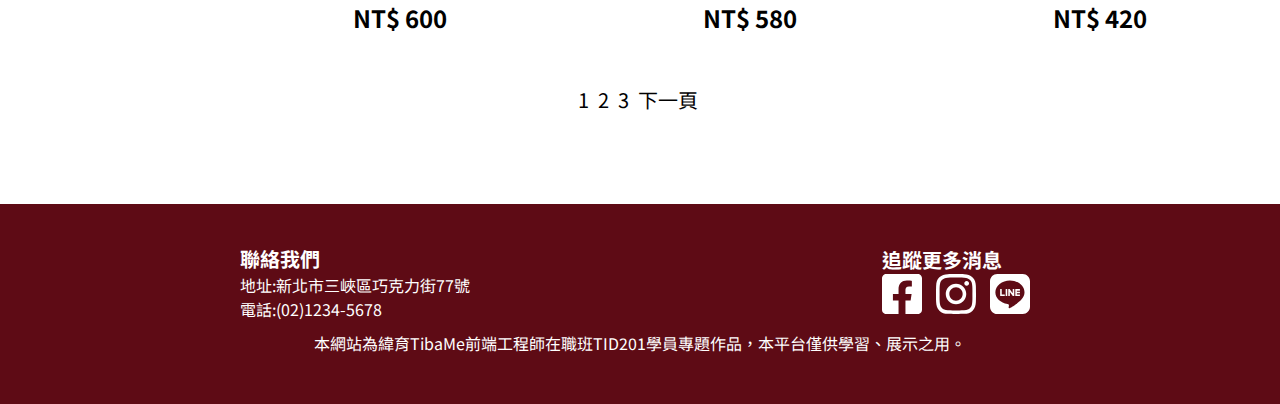
<file: 5_allProduct.html>
<!DOCTYPE html>
<html lang="en">
<head>
    <meta charset="UTF-8">
    <meta name="viewport" content="width=device-width, initial-scale=1.0">
    <title>Choco Paradise巧克沛塔</title>
    <link rel="preconnect" href="https://fonts.googleapis.com">
    <link rel="preconnect" href="https://fonts.gstatic.com" crossorigin>
    <link href="https://fonts.googleapis.com/css2?family=Noto+Sans+TC:wght@100..900&display=swap" rel="stylesheet">
    <link rel="stylesheet" href="./css/0_general.css">
    <link rel="stylesheet" href="./css/5_allProduct.css">
    <script src="https://cdnjs.cloudflare.com/ajax/libs/jquery/3.7.1/jquery.min.js"></script>
    <script src="./js/0_general.js"></script>
</head>
<body>
    <nav>
        <div class="logo">
            <a href="index.html"><img src="./imgFinal/logo_final.jpg" alt="首頁" class="logo"></a>
        </div>
        <div class="menu">
            <ul class="list">
                <li><a href="2_NEWS.html">最新消息</a></li>
                <li><a href="3_explore.html">探索我們</a></li>
                <li><a href="5_allProduct.html" class="dropdown">所有商品</a>
                    <ul class="dropdown-open">
                        <li><a href="5_allProduct.html">全站商品</a></li>
                        <li><a href="#">生巧克力</a></li>
                        <li><a href="#">堅果巧克力</a></li>
                        <li><a href="#">夾心巧克力</a></li>
                        <li><a href="#">麵包蛋糕</a></li>
                        <li><a href="#">冰淇淋</a></li>
                        <li><a href="#">期間限定</a></li>
                    </ul>  
                </li>
                <li><a href="5_allActivity.html" class="dropdown">活動預約</a>
                    <ul class="dropdown-open">
                        <li><a href="5_allActivity.html">全站活動</a></li>
                        <li><a href="#">巧克力DIY</a></li>
                        <li><a href="#">免費導覽</a></li>
                        <li><a href="#">深度品鑑</a></li>
                    </ul>
                </li>
                <li><a href="7_login.html" class="dropdown">會員專區</a>
                    <ul class="dropdown-open">
                        <li><a href="7_login.html">會員登入</a></li>
                        <li><a href="MembershipSystem.html">會員制度</a></li>
                    </ul>
                </li>
                <li><a href="QA.html">常見問題</a></li>
            </ul>
        </div>
        
        <div class="nav_icon">
            <img src="./imgFinal/icon/icon_search.svg" alt="search" class="search">
            <img src="./imgFinal/icon/icon_member.svg" alt="member" class="member">
            <a href="8_cart1.html"><img src="./imgFinal/icon/icon_cart.svg" alt="cart" class="cart"></a>
        </div>
        <div class="hamburger">
            <span></span>
            <span></span>
            <span></span>
        </div>
    </nav>
    <hr>
<!-- 上面為選單 -->
<main>
    <div class="list">
        <ul class="product">
            <li><a href="#">全站商品</a></li>
            <li><a href="#">生巧克力</a></li>
            <li><a href="#">堅果巧克力</a></li>
            <li><a href="#">夾心巧克力</a></li>
            <li><a href="#">麵包蛋糕</a></li>
            <li><a href="#">冰淇淋</a></li>
            <li><a href="#">期間限定</a></li>
        </ul>
    </div>   

    <div class="display">
        <h2>全站商品</h2>
        <ul class="product">
            <li>
                <a href="#">                    
                    <div class="pic">
                        <img src="./imgFinal/RollCake.jpg" class="productPhoto">
                        <div class="btnSbmt">
                           <button type="submit" class="add-to-cart">加入購物車</button>
                        </div>
                    </div>
                    <div class="productText">
                        <h2>巧克力生乳捲</h2>
                        <p class="price">NT$ 450</p>
                    </div>
                </a>
            </li>
            <li>
                <a href="#">
                    <div class="pic">
                        <img src="./imgFinal/circleCake.jpg" class="productPhoto">
                        <div class="btnSbmt">
                           <button type="submit" class="add-to-cart">加入購物車</button>
                        </div>
                    </div>
                    <div class="productText">
                        <h2>巧克力蛋糕</h2>
                        <p class="price">NT$ 600</p>
                    </div>
                </a>
            </li>
            <li>
                <a href="#">
                    <div class="pic">
                        <img src="./imgFinal/Macaron.jpg" class="productPhoto">
                        <div class="btnSbmt">
                           <button type="submit" class="add-to-cart">加入購物車</button>
                        </div>
                    </div>
                    <div class="productText">
                        <h2>暗黑馬卡龍8入</h2>
                        <p class="price">NT$ 490</p>
                    </div>
                </a>
            </li>
            <li>
                <a href="6_shopping.html">
                <div class="pic">
                        <img src="./imgFinal/cupcake2.jpg" class="productPhoto">
                        <div class="btnSbmt">
                           <button type="submit" class="add-to-cart">加入購物車</button>
                        </div>
                    </div>
                    <div class="productText">
                        <h2>杯子蛋糕-6入/盒</h2>
                        <p class="price">NT$ 360</p>
                    </div>
                </a>
            </li>
            <li>
                <a href="#">
                    <div class="pic">
                        <img src="./imgFinal/cookie.jpg" class="productPhoto">
                        <div class="btnSbmt">
                           <button type="submit" class="add-to-cart">加入購物車</button>
                        </div>
                    </div>
                    <div class="productText">
                        <h2>巧克力餅乾300克</h2>
                        <p class="price">NT$ 200</p>
                    </div>
                </a>
            </li>
            <li>
                <a href="#">
                    <div class="pic">
                        <img src="./imgFinal/donut.jpg" class="productPhoto">
                        <div class="btnSbmt">
                           <button type="submit" class="add-to-cart">加入購物車</button>
                        </div>
                    </div>
                    <div class="productText">
                        <h2>甜甜圈</h2>
                        <p class="price">NT$ 60</p>
                    </div>
                </a>
            </li>
            <li>
                <a href="#">
                    <div class="pic">
                        <img src="./imgFinal/Ganache.jpg" class="productPhoto">
                        <div class="btnSbmt">
                           <button type="submit" class="add-to-cart">加入購物車</button>
                        </div>
                    </div>
                    <div class="productText">
                        <h2>伯爵生巧克力</h2>
                        <p class="price">NT$ 330</p>
                    </div>
                </a>
            </li>
            <li>
                <a href="#">
                    <div class="pic">
                        <img src="./imgFinal/chiffon.jpg" class="productPhoto">
                        <div class="btnSbmt">
                           <button type="submit" class="add-to-cart">加入購物車</button>
                        </div>
                    </div>
                    <div class="productText">
                        <h2>巧克力戚風</h2>
                        <p class="price">NT$ 730</p>
                    </div>
                </a>
            </li>
            <li>
                <a href="#">
                    <div class="pic">
                        <img src="./imgFinal/chocolateAlmond.jpg" class="productPhoto">
                        <div class="btnSbmt">
                           <button type="submit" class="add-to-cart">加入購物車</button>
                        </div>
                    </div>
                    <div class="productText">
                        <h2>巧克力杏仁豆 100g</h2>
                        <p class="price">NT$ 250</p>
                    </div>
                </a>
            </li>
            <li>
                <a href="#">
                    <div class="pic">
                        <img src="./imgFinal/cinnamonRolls.jpg" class="productPhoto">
                        <div class="btnSbmt">
                           <button type="submit" class="add-to-cart">加入購物車</button>
                        </div>
                    </div>
                    <div class="productText">
                        <h2>肉桂捲組合</h2>
                        <p class="price">NT$ 600</p>
                    </div>
                </a>
            </li>
            <li>
                <a href="#">
                    <div class="pic">
                        <img src="./imgFinal/KaoliangSpirit_square.jpg" class="productPhoto">
                        <div class="btnSbmt">
                           <button type="submit" class="add-to-cart">加入購物車</button>
                        </div>
                    </div>
                    <div class="productText">
                        <h2>70% 高粱酒巧克力</h2>
                        <p class="price">NT$ 580</p>
                    </div>
                </a>
            </li>
            <li>
                <a href="#">
                    <div class="pic">
                        <img src="./imgFinal/roseLitchiChoco.jpg" class="productPhoto">
                        <div class="btnSbmt">
                           <button type="submit" class="add-to-cart">加入購物車</button>
                        </div>
                    </div>
                    <div class="productText">
                        <h2>玫瑰荔枝可可碎巧克力</h2>
                        <p class="price">NT$ 420</p>
                    </div>
                </a>
            </li>
        </ul>
            
    </div>

</main>
          
        


    <div class="numberLine">
        <a href="#">1</a>
        <a href="#">2</a>
        <a href="#">3</a>
        <a href="#" class="nextPage">下一頁</a>
    </div>

<!-- 下面為goTop+footer -->
    <button class="to-top">top</button>
    <footer>
        <div class="foot">
            <div class="contact">
                <h2>聯絡我們</h2>
                <p>地址:新北市三峽區巧克力街77號</p>
                <p>電話:(02)1234-5678</p>
            </div>

            <div class="social_media">
                <h2>追蹤更多消息</h2>
                <img src="./imgFinal/icon/icon_FB.svg">
                <img src="./imgFinal/icon/icon_ig.svg">
                <img src="./imgFinal/icon/icon_line.svg">
            </div>
        </div>

        <p>本網站為緯育TibaMe前端工程師在職班TID201學員專題作品，本平台僅供學習、展示之用。</p>

    </footer>


    
</body>
</html>
</file>
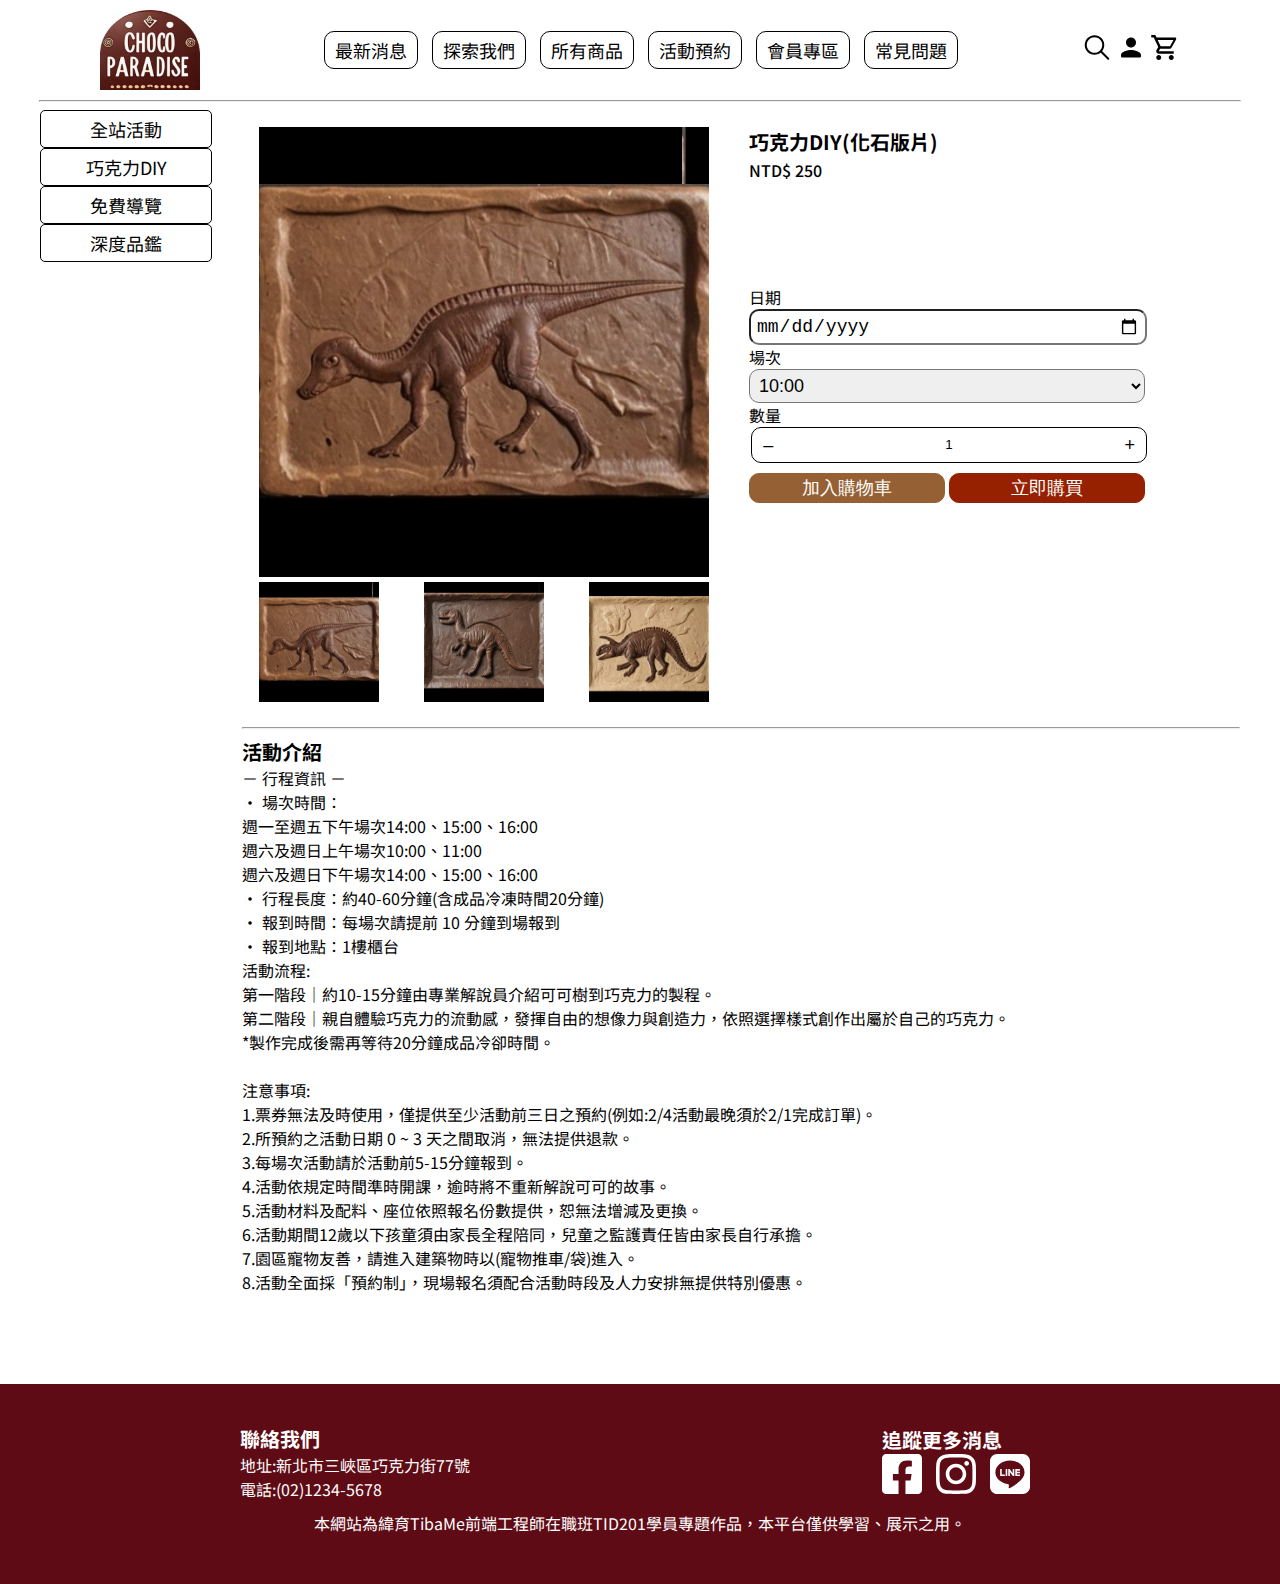
<file: 6_orderActivity.html>
<!DOCTYPE html>
<html lang="en">
<head>
    <meta charset="UTF-8">
    <meta name="viewport" content="width=device-width, initial-scale=1.0">
    <title>Choco Paradise巧克沛塔</title>
    <link rel="preconnect" href="https://fonts.googleapis.com">
    <link rel="preconnect" href="https://fonts.gstatic.com" crossorigin>
    <link href="https://fonts.googleapis.com/css2?family=Noto+Sans+TC:wght@100..900&display=swap" rel="stylesheet">
    <link rel="stylesheet" href="./css/0_general.css">
    <link rel="stylesheet" href="./css/6_orderActivity.css">

    <script src="https://cdnjs.cloudflare.com/ajax/libs/jquery/3.7.1/jquery.min.js"></script>
    <script src="./js/0_general.js"></script>
    <script src="./js/6_shopping.js"></script>

</head>
<body>
    <nav>
        <div class="logo">
            <a href="index.html"><img src="./imgFinal/logo_final.jpg" alt="首頁" class="logo"></a>
        </div>
        <div class="menu">
            <ul class="list">
                <li><a href="2_NEWS.html">最新消息</a></li>
                <li><a href="3_explore.html">探索我們</a></li>
                <li><a href="5_allProduct.html" class="dropdown">所有商品</a>
                    <ul class="dropdown-open">
                        <li><a href="5_allProduct.html">全站商品</a></li>
                        <li><a href="#">生巧克力</a></li>
                        <li><a href="#">堅果巧克力</a></li>
                        <li><a href="#">夾心巧克力</a></li>
                        <li><a href="#">麵包蛋糕</a></li>
                        <li><a href="#">冰淇淋</a></li>
                        <li><a href="#">期間限定</a></li>
                    </ul>  
                </li>
                <li><a href="5_allActivity.html" class="dropdown">活動預約</a>
                    <ul class="dropdown-open">
                        <li><a href="5_allActivity.html">全站活動</a></li>
                        <li><a href="#">巧克力DIY</a></li>
                        <li><a href="#">免費導覽</a></li>
                        <li><a href="#">深度品鑑</a></li>
                    </ul>
                </li>
                <li><a href="7_login.html" class="dropdown">會員專區</a>
                    <ul class="dropdown-open">
                        <li><a href="7_login.html">會員登入</a></li>
                        <li><a href="MembershipSystem.html">會員制度</a></li>
                    </ul>
                </li>
                <li><a href="QA.html">常見問題</a></li>
            </ul>
        </div>
        
        <div class="nav_icon">
            <img src="./imgFinal/icon/icon_search.svg" alt="search" class="search">
            <img src="./imgFinal/icon/icon_member.svg" alt="member" class="member">
            <a href="8_cart1.html"><img src="./imgFinal/icon/icon_cart.svg" alt="cart" class="cart"></a>
        </div>
        <div class="hamburger">
            <span></span>
            <span></span>
            <span></span>
        </div>
    </nav>
    <hr>
<!-- 上面為選單 -->
<main>
    <!-- 左邊選單 -->
     <div class="left">
        <div class="list">
            <ul class="product">
                <li><a href="#">全站活動</a></li>
                <li><a href="#">巧克力DIY</a></li>
                <li><a href="#">免費導覽</a></li>
                <li><a href="#">深度品鑑</a></li>
            </ul>
        </div>   
    </div>
    <!-- 右邊商品 -->
     <div class="right">
        <div class="wrapProduct">     
            <div class="photo">
                <img src="./imgFinal/dinosaur6.jpg"  class="mainPhoto">
                <div class="miniPhoto">
                    <img src="./imgFinal/dinosaur6.jpg" class="miniPhoto">
                    <img src="./imgFinal/dinosaur5.jpg" class="miniPhoto">
                    <img src="./imgFinal/dinosaur4.jpg" class="miniPhoto">
                </div>
            </div>
            <div class="order">
                <div class="orderText">
                    <h2>巧克力DIY(化石版片)</h2>
                    <p>NTD$ 250</p>
                </div>
                <div class="date">
                    <label for="date">日期</label>
                    <input type="date" name="date" id="date">
                </div>
                <div class="event">                    
                    <label for="event">場次</label>
                    <select name="event" id="event">
                        <option value="10">10:00</option>
                        <option value="11">11:00</option>
                        <option value="14">14:00</option>
                        <option value="15">15:00</option>
                        <option value="16">16:00</option>
                    </select>
                </div>
                <div class="num">
                    <label for="num">數量</label>
                        <div class="btnNum">
                            <button class="removeNumber">–</button>
                            <input type="text" class="num" value="1">
                            <button class="addNumber">+</button>
                        </div>
                </div>
                <div class="btnSbmt">
                    <button type="submit" class="cart">加入購物車</button>
                    <button type="submit" class="buy">立即購買</button>
                </div>
            </div>
        </div>
        <!-- 右下面商品介紹 -->
        <div class="features">
            <hr>
            <h2>活動介紹</h2>
            
            <p>－ 行程資訊 －</p>
            <p>• 場次時間：</p>
            <p>週一至週五下午場次14:00、15:00、16:00</p>
            <p>週六及週日上午場次10:00、11:00</p>
            <p>週六及週日下午場次14:00、15:00、16:00</p>
            <p>• 行程長度：約40-60分鐘(含成品冷凍時間20分鐘)</p>
            <p>• 報到時間：每場次請提前 10 分鐘到場報到</p>
            <p>• 報到地點：1樓櫃台</p>
            <p>活動流程:</p>
            <p>第一階段｜約10-15分鐘由專業解說員介紹可可樹到巧克力的製程。<p>第二階段｜親自體驗巧克力的流動感，發揮自由的想像力與創造力，依照選擇樣式創作出屬於自己的巧克力。</p>
            <p>*製作完成後需再等待20分鐘成品冷卻時間。</p>

            <br>
            <p>注意事項:</p>
            <p>1.票券無法及時使用，僅提供至少活動前三日之預約(例如:2/4活動最晚須於2/1完成訂單)。</p>
            <p>2.所預約之活動日期 0 ~ 3 天之間取消，無法提供退款。</p>
            <p>3.每場次活動請於活動前5-15分鐘報到。</p>
            <p>4.活動依規定時間準時開課，逾時將不重新解說可可的故事。</p>
            <p>5.活動材料及配料、座位依照報名份數提供，恕無法增減及更換。</p>
            <p>6.活動期間12歲以下孩童須由家長全程陪同，兒童之監護責任皆由家長自行承擔。</p>
            <p>7.園區寵物友善，請進入建築物時以(寵物推車/袋)進入。</p>
            <p>8.活動全面採「預約制」，現場報名須配合活動時段及人力安排無提供特別優惠。</p>
        </div> 
     </div>

     

</main>    
<!-- 下面為goTop+footer -->
<button class="to-top">top</button>
<footer>
    <div class="foot">
        <div class="contact">
            <h2>聯絡我們</h2>
            <p>地址:新北市三峽區巧克力街77號</p>
            <p>電話:(02)1234-5678</p>
        </div>

        <div class="social_media">
            <h2>追蹤更多消息</h2>
            <img src="./imgFinal/icon/icon_FB.svg">
            <img src="./imgFinal/icon/icon_ig.svg">
            <img src="./imgFinal/icon/icon_line.svg">
        </div>
    </div>

    <p>本網站為緯育TibaMe前端工程師在職班TID201學員專題作品，本平台僅供學習、展示之用。</p>

</footer>


    
</body>
</html>
</file>
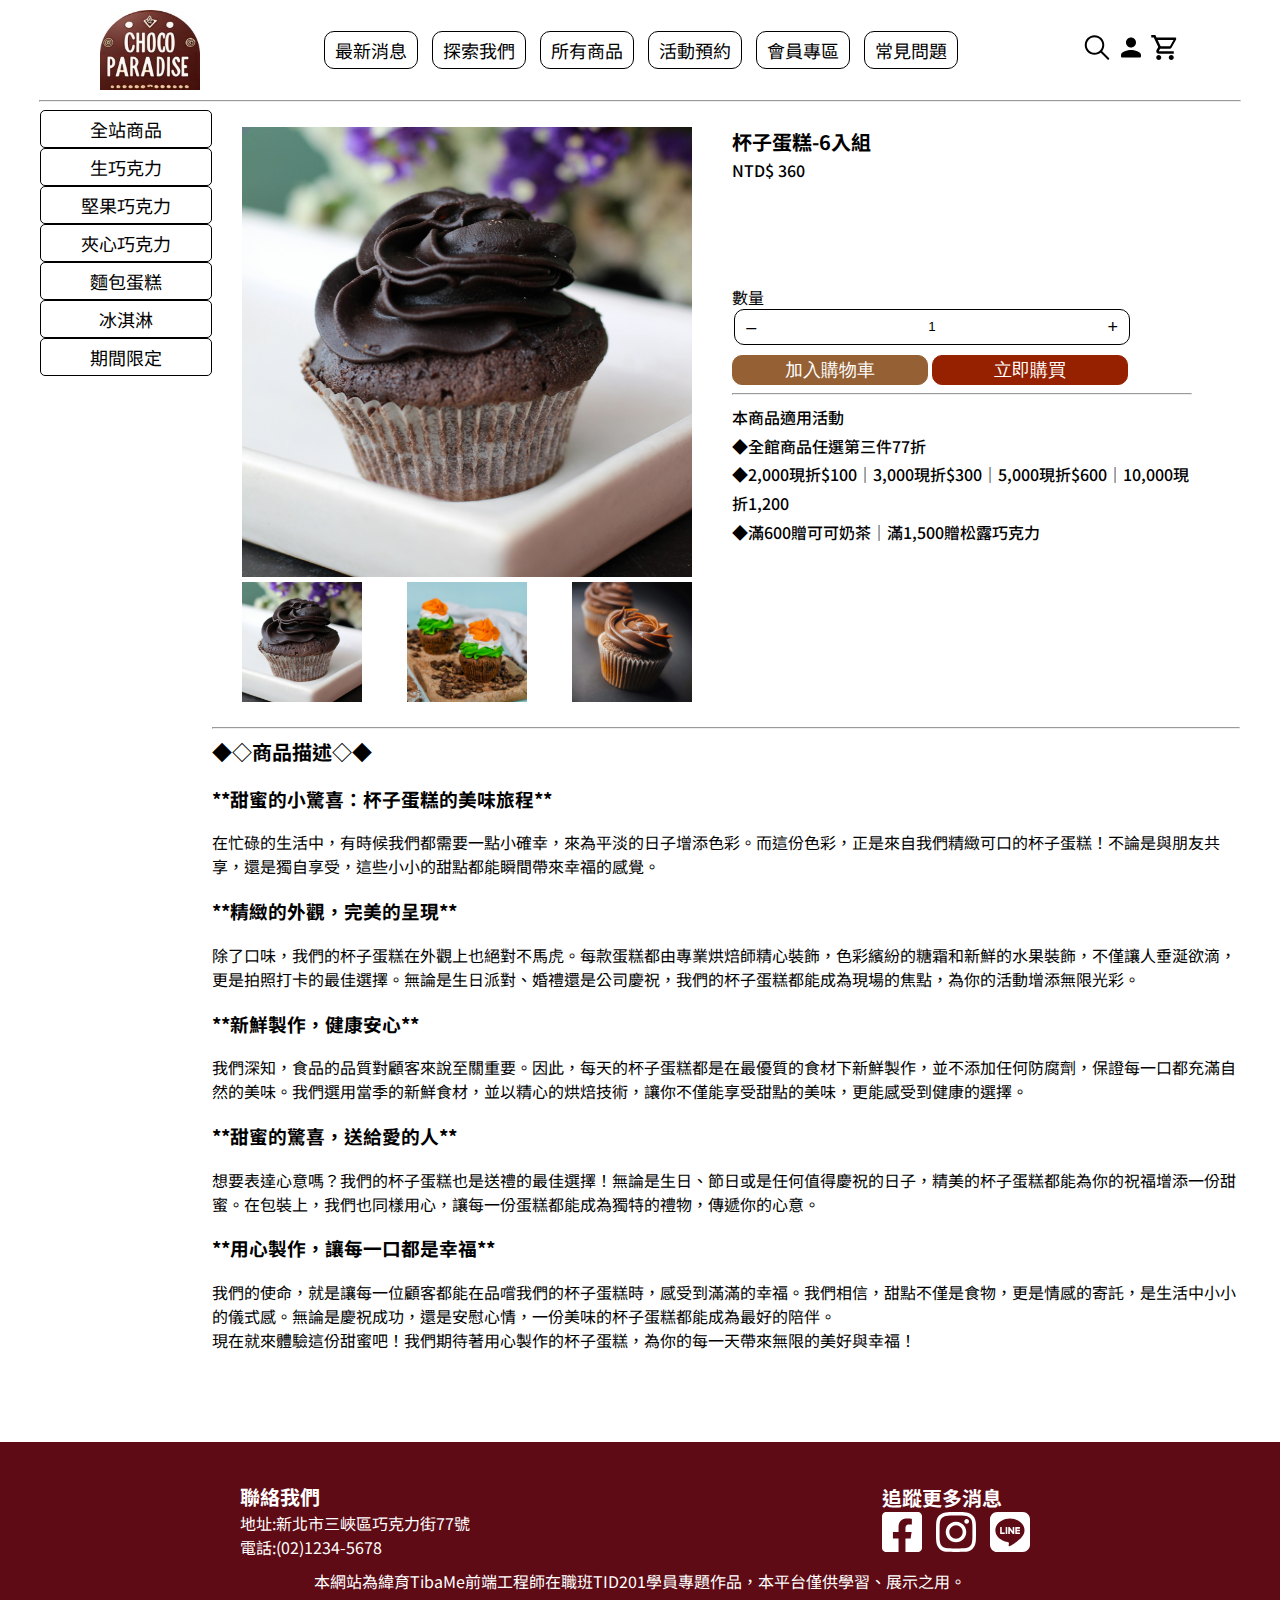
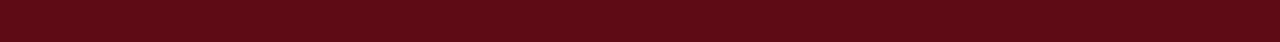
<file: 6_shopping.html>
<!DOCTYPE html>
<html lang="en">
<head>
    <meta charset="UTF-8">
    <meta name="viewport" content="width=device-width, initial-scale=1.0">
    <title>Choco Paradise巧克沛塔</title>
    <link rel="preconnect" href="https://fonts.googleapis.com">
    <link rel="preconnect" href="https://fonts.gstatic.com" crossorigin>
    <link href="https://fonts.googleapis.com/css2?family=Noto+Sans+TC:wght@100..900&display=swap" rel="stylesheet">
    <link rel="stylesheet" href="./css/0_general.css">
    <link rel="stylesheet" href="./css/6_shopping.css">

    <script src="https://cdnjs.cloudflare.com/ajax/libs/jquery/3.7.1/jquery.min.js"></script>
    <script src="./js/0_general.js"></script>
    <script src="./js/6_shopping.js"></script>

</head>
<body>
    <nav>
        <div class="logo">
            <a href="index.html"><img src="./imgFinal/logo_final.jpg" alt="首頁" class="logo"></a>
        </div>
        <div class="menu">
            <ul class="list">
                <li><a href="2_NEWS.html">最新消息</a></li>
                <li><a href="3_explore.html">探索我們</a></li>
                <li><a href="5_allProduct.html" class="dropdown">所有商品</a>
                    <ul class="dropdown-open">
                        <li><a href="5_allProduct.html">全站商品</a></li>
                        <li><a href="#">生巧克力</a></li>
                        <li><a href="#">堅果巧克力</a></li>
                        <li><a href="#">夾心巧克力</a></li>
                        <li><a href="#">麵包蛋糕</a></li>
                        <li><a href="#">冰淇淋</a></li>
                        <li><a href="#">期間限定</a></li>
                    </ul>  
                </li>
                <li><a href="5_allActivity.html" class="dropdown">活動預約</a>
                    <ul class="dropdown-open">
                        <li><a href="5_allActivity.html">全站活動</a></li>
                        <li><a href="#">巧克力DIY</a></li>
                        <li><a href="#">免費導覽</a></li>
                        <li><a href="#">深度品鑑</a></li>
                    </ul>
                </li>
                <li><a href="7_login.html" class="dropdown">會員專區</a>
                    <ul class="dropdown-open">
                        <li><a href="7_login.html">會員登入</a></li>
                        <li><a href="MembershipSystem.html">會員制度</a></li>
                    </ul>
                </li>
                <li><a href="QA.html">常見問題</a></li>
            </ul>
        </div>
        
        <div class="nav_icon">
            <img src="./imgFinal/icon/icon_search.svg" alt="search" class="search">
            <img src="./imgFinal/icon/icon_member.svg" alt="member" class="member">
            <a href="8_cart1.html"><img src="./imgFinal/icon/icon_cart.svg" alt="cart" class="cart"></a>
        </div>
        <div class="hamburger">
            <span></span>
            <span></span>
            <span></span>
        </div>
    </nav>
    <hr>
<!-- 上面為選單 -->
<main>
    <!-- 左邊選單 -->
     <div class="left">
        <div class="list">
            <ul class="product">
                <li><a href="#">全站商品</a></li>
                <li><a href="#">生巧克力</a></li>
                <li><a href="#">堅果巧克力</a></li>
                <li><a href="#">夾心巧克力</a></li>
                <li><a href="#">麵包蛋糕</a></li>
                <li><a href="#">冰淇淋</a></li>
                <li><a href="#">期間限定</a></li>
            </ul>
        </div>   
    </div>
    <!-- 右邊商品 -->
     <div class="right">
        <div class="wrapProduct">     
            <div class="photo">
                <img src="./imgFinal/cupcake1.jpg"  class="mainPhoto">
                <div class="miniPhoto">
                    <img src="./imgFinal/cupcake1.jpg" class="miniPhoto">
                    <img src="./imgFinal/cupcake2.jpg" class="miniPhoto">
                    <img src="./imgFinal/cupcake3.jpg" class="miniPhoto">
                </div>
            </div>
            <div class="order">
                <div class="orderText">
                    <h2>杯子蛋糕-6入組</h2>
                    <p>NTD$ 360</p>
                </div>
                <div class="num">
                    <label for="num">數量</label>
                    <div class="buyProject">
                        <div class="btnNum">
                            <button class="removeNumber">–</button>
                            <input type="text" class="num" value="1">
                            <button class="addNumber">+</button>
                        </div>
                        <div class="btnSbmt">
                            <button type="submit" class="cart">加入購物車</button>
                            <button type="submit" class="buy">立即購買</button>
                        </div>
                    </div>
                </div>
                <hr>
                <p>
                    本商品適用活動<br>
                    ◆全館商品任選第三件77折<br>
                    ◆2,000現折$100｜3,000現折$300｜5,000現折$600｜10,000現折1,200 <br>
                    ◆滿600贈可可奶茶｜滿1,500贈松露巧克力<br>
                </p>
            </div>
        </div>
        <!-- 右下面商品介紹 -->
        <div class="features">
            <hr>
            <h2>◆◇商品描述◇◆</h2>
            
                <h3>**甜蜜的小驚喜：杯子蛋糕的美味旅程**</h3>

                <p>在忙碌的生活中，有時候我們都需要一點小確幸，來為平淡的日子增添色彩。而這份色彩，正是來自我們精緻可口的杯子蛋糕！不論是與朋友共享，還是獨自享受，這些小小的甜點都能瞬間帶來幸福的感覺。</p>


                <h3>**精緻的外觀，完美的呈現**</h3>

                <p>除了口味，我們的杯子蛋糕在外觀上也絕對不馬虎。每款蛋糕都由專業烘焙師精心裝飾，色彩繽紛的糖霜和新鮮的水果裝飾，不僅讓人垂涎欲滴，更是拍照打卡的最佳選擇。無論是生日派對、婚禮還是公司慶祝，我們的杯子蛋糕都能成為現場的焦點，為你的活動增添無限光彩。</p>

                <h3>**新鮮製作，健康安心**</h3>

                <p>我們深知，食品的品質對顧客來說至關重要。因此，每天的杯子蛋糕都是在最優質的食材下新鮮製作，並不添加任何防腐劑，保證每一口都充滿自然的美味。我們選用當季的新鮮食材，並以精心的烘焙技術，讓你不僅能享受甜點的美味，更能感受到健康的選擇。</p>

                <h3>**甜蜜的驚喜，送給愛的人**</h3>

                <p>想要表達心意嗎？我們的杯子蛋糕也是送禮的最佳選擇！無論是生日、節日或是任何值得慶祝的日子，精美的杯子蛋糕都能為你的祝福增添一份甜蜜。在包裝上，我們也同樣用心，讓每一份蛋糕都能成為獨特的禮物，傳遞你的心意。</p>

                <h3>**用心製作，讓每一口都是幸福**</h3>

                <p>我們的使命，就是讓每一位顧客都能在品嚐我們的杯子蛋糕時，感受到滿滿的幸福。我們相信，甜點不僅是食物，更是情感的寄託，是生活中小小的儀式感。無論是慶祝成功，還是安慰心情，一份美味的杯子蛋糕都能成為最好的陪伴。</p>

                <p>現在就來體驗這份甜蜜吧！我們期待著用心製作的杯子蛋糕，為你的每一天帶來無限的美好與幸福！</p>
                   
        </div>
     </div>

     

</main>    
<!-- 下面為goTop+footer -->
<button class="to-top">top</button>
<footer>
    <div class="foot">
        <div class="contact">
            <h2>聯絡我們</h2>
            <p>地址:新北市三峽區巧克力街77號</p>
            <p>電話:(02)1234-5678</p>
        </div>

        <div class="social_media">
            <h2>追蹤更多消息</h2>
            <img src="./imgFinal/icon/icon_FB.svg">
            <img src="./imgFinal/icon/icon_ig.svg">
            <img src="./imgFinal/icon/icon_line.svg">
        </div>
    </div>

    <p>本網站為緯育TibaMe前端工程師在職班TID201學員專題作品，本平台僅供學習、展示之用。</p>

</footer>


    
</body>
</html>
</file>
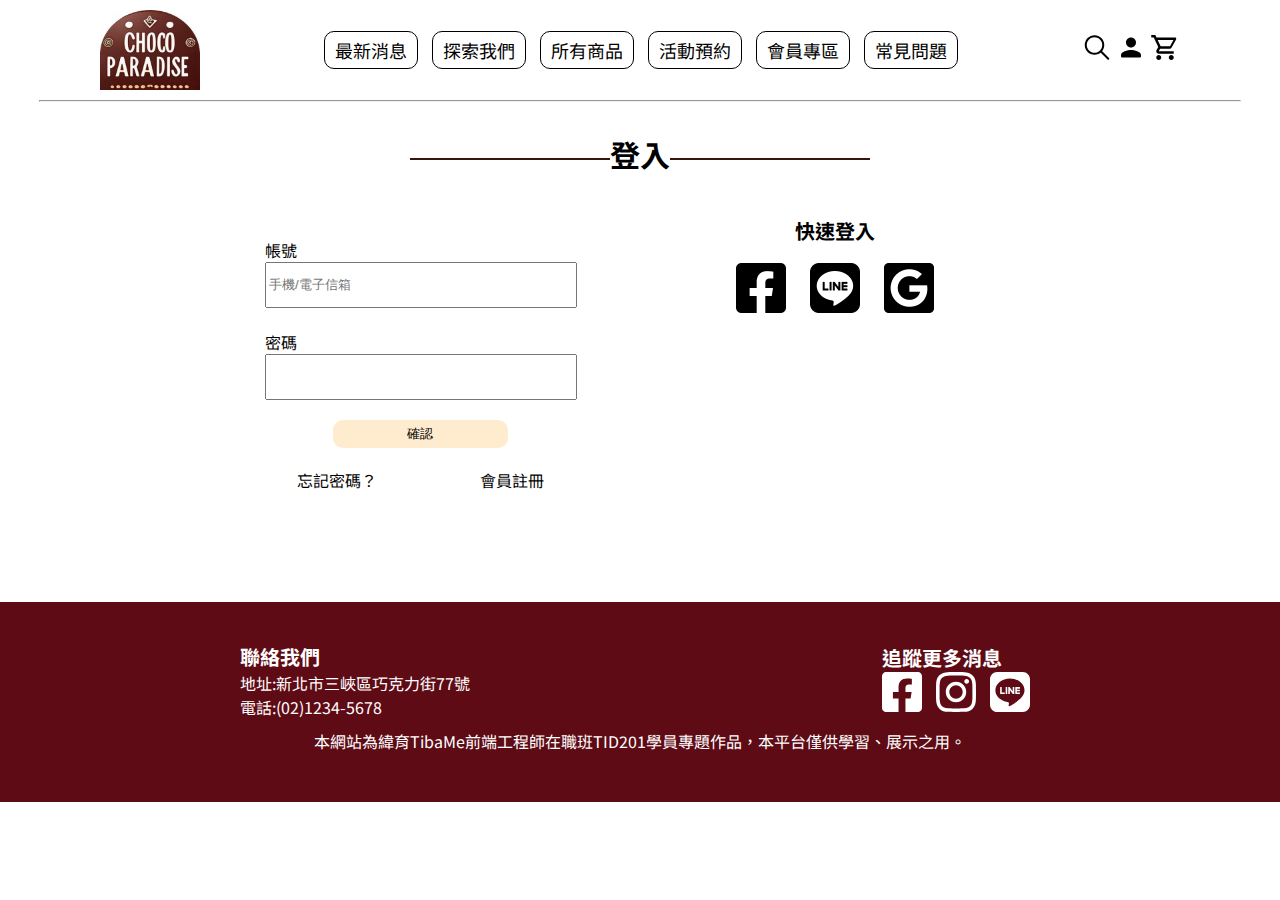
<file: 7_login.html>
<!DOCTYPE html>
<html lang="en">
<head>
    <meta charset="UTF-8">
    <meta name="viewport" content="width=device-width, initial-scale=1.0">
    <title>首頁Choco Paradise巧克沛塔</title>
    <link rel="preconnect" href="https://fonts.googleapis.com">
    <link rel="preconnect" href="https://fonts.gstatic.com" crossorigin>
    <link href="https://fonts.googleapis.com/css2?family=Noto+Sans+TC:wght@100..900&display=swap" rel="stylesheet">
    
    <link rel="stylesheet" href="./css/0_general.css">
    <link rel="stylesheet" href="./css/7_login.css">
    
    <script src="https://cdnjs.cloudflare.com/ajax/libs/jquery/3.7.1/jquery.min.js"></script>
    <script src="./js/0_general.js"></script>

</head>
<body>
    <nav>
        <div class="logo">
            <a href="index.html"><img src="./imgFinal/logo_final.jpg" alt="首頁" class="logo"></a>
        </div>
        <div class="menu">
            <ul class="list">
                <li><a href="2_NEWS.html">最新消息</a></li>
                <li><a href="3_explore.html">探索我們</a></li>
                <li><a href="5_allProduct.html" class="dropdown">所有商品</a>
                    <ul class="dropdown-open">
                        <li><a href="5_allProduct.html">全站商品</a></li>
                        <li><a href="#">生巧克力</a></li>
                        <li><a href="#">堅果巧克力</a></li>
                        <li><a href="#">夾心巧克力</a></li>
                        <li><a href="#">麵包蛋糕</a></li>
                        <li><a href="#">冰淇淋</a></li>
                        <li><a href="#">期間限定</a></li>
                    </ul>  
                </li>
                <li><a href="5_allActivity.html" class="dropdown">活動預約</a>
                    <ul class="dropdown-open">
                        <li><a href="5_allActivity.html">全站活動</a></li>
                        <li><a href="#">巧克力DIY</a></li>
                        <li><a href="#">免費導覽</a></li>
                        <li><a href="#">深度品鑑</a></li>
                    </ul>
                </li>
                <li><a href="7_login.html" class="dropdown">會員專區</a>
                    <ul class="dropdown-open">
                        <li><a href="7_login.html">會員登入</a></li>
                        <li><a href="MembershipSystem.html">會員制度</a></li>
                    </ul>
                </li>
                <li><a href="QA.html">常見問題</a></li>
            </ul>
        </div>
        
        <div class="nav_icon">
            <img src="./imgFinal/icon/icon_search.svg" alt="search" class="search">
            <img src="./imgFinal/icon/icon_member.svg" alt="member" class="member">
            <a href="8_cart1.html"><img src="./imgFinal/icon/icon_cart.svg" alt="cart" class="cart"></a>
        </div>
        <div class="hamburger">
            <span></span>
            <span></span>
            <span></span>
        </div>
    </nav>
    <hr>

    <h1>登入</h1>
<main>
    <!-- 左邊自有會員 -->
    <div class="own">        
        <div class="account">
            <label for="account">帳號</label>
            <input type="text" name="account" id="account" placeholder="手機/電子信箱">
        </div>

        <div class="password">
            <label for="password">密碼</label>
            <input type="password" name="password" id="password">
        </div>

        <button type="submit">確認</button>

        <div class="note">
            <a href="#">忘記密碼？</a>
            <a href="#">會員註冊</a>
        </div>      
    </div>
    <!-- 右邊快速登入 -->
    <div class="sso">
        <h2>快速登入</h2>
        <div class="social_media">
            <img src="./imgFinal/icon/login_fb.png" alt="">
            <img src="./imgFinal/icon/login_line.png" alt="">
            <img src="./imgFinal/icon/login_google.png" alt="">
        </div>
    </div>

</main>
<!-- 下面為goTop+footer -->
    <button class="to-top">top</button>
    <footer>
        <div class="foot">
            <div class="contact">
                <h2>聯絡我們</h2>
                <p>地址:新北市三峽區巧克力街77號</p>
                <p>電話:(02)1234-5678</p>
            </div>

            <div class="social_media">
                <h2>追蹤更多消息</h2>
                <img src="./imgFinal/icon/icon_FB.svg">
                <img src="./imgFinal/icon/icon_ig.svg">
                <img src="./imgFinal/icon/icon_line.svg">
            </div>
        </div>

        <p>本網站為緯育TibaMe前端工程師在職班TID201學員專題作品，本平台僅供學習、展示之用。</p>

    </footer>


    
</body>
</html>
</file>
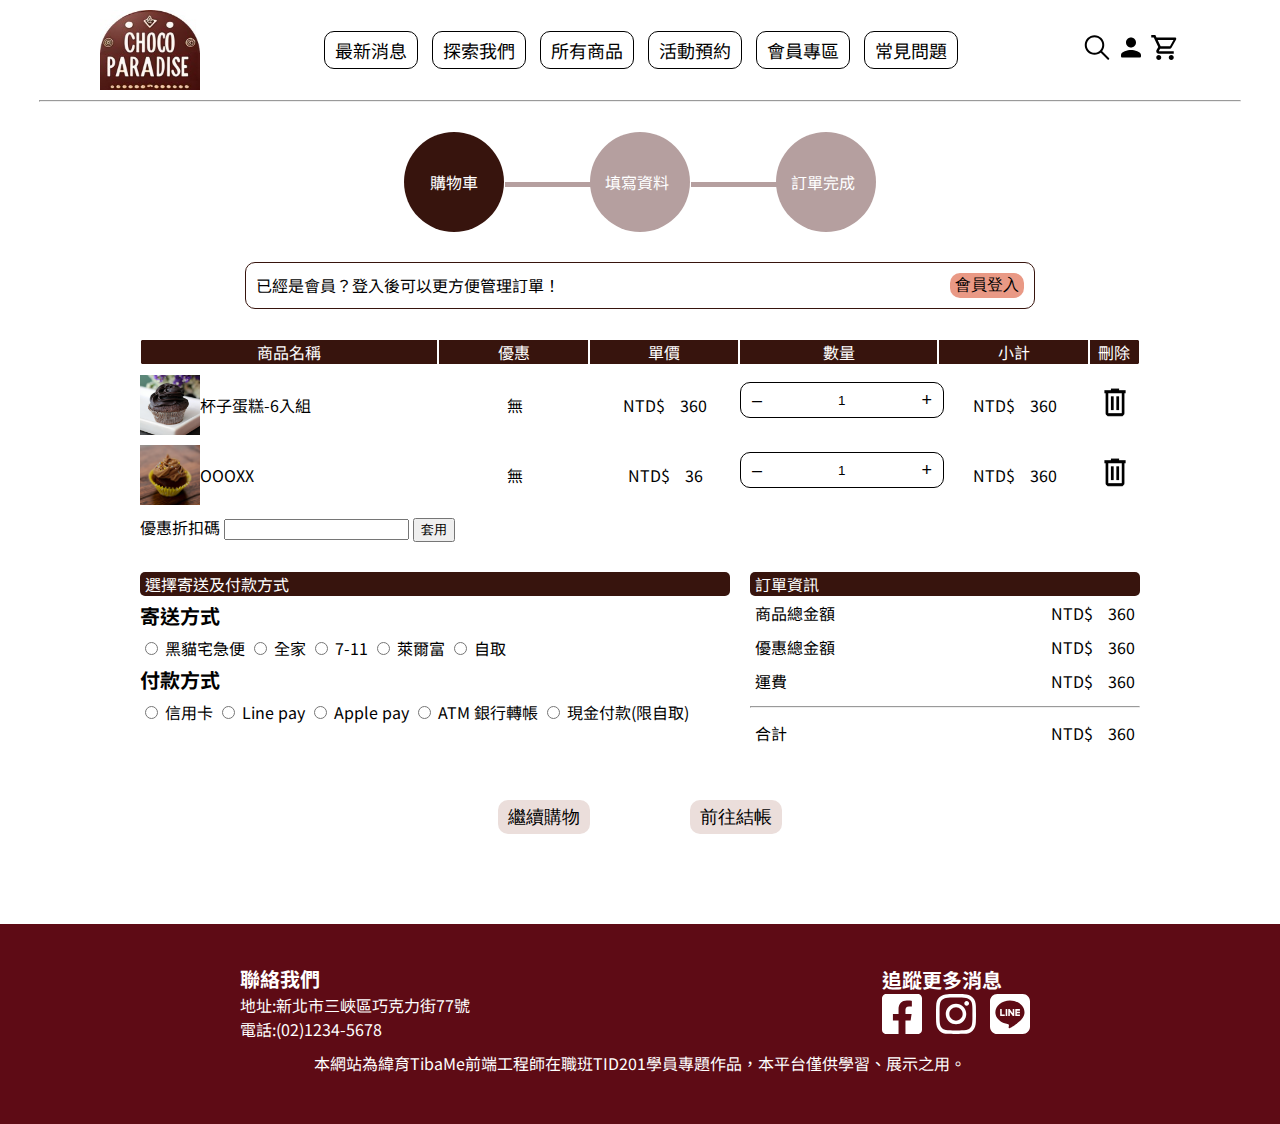
<file: 8_cart1.html>
<!DOCTYPE html>
<html lang="en">
<head>
    <meta charset="UTF-8">
    <meta name="viewport" content="width=device-width, initial-scale=1.0">
    <title>Choco Paradise巧克沛塔</title>
    <link rel="preconnect" href="https://fonts.googleapis.com">
    <link rel="preconnect" href="https://fonts.gstatic.com" crossorigin>
    <link href="https://fonts.googleapis.com/css2?family=Noto+Sans+TC:wght@100..900&display=swap" rel="stylesheet">
    
    <link rel="stylesheet" href="./css/0_general.css">
    <link rel="stylesheet" href="./css/8_cart1.css">
    
    <script src="https://cdnjs.cloudflare.com/ajax/libs/jquery/3.7.1/jquery.min.js"></script>
    <script src="./js/0_general.js"></script>

</head>
<body>
    <nav>
        <div class="logo">
            <a href="index.html"><img src="./imgFinal/logo_final.jpg" alt="首頁" class="logo"></a>
        </div>
        <div class="menu">
            <ul class="list">
                <li><a href="2_NEWS.html">最新消息</a></li>
                <li><a href="3_explore.html">探索我們</a></li>
                <li><a href="5_allProduct.html" class="dropdown">所有商品</a>
                    <ul class="dropdown-open">
                        <li><a href="5_allProduct.html">全站商品</a></li>
                        <li><a href="#">生巧克力</a></li>
                        <li><a href="#">堅果巧克力</a></li>
                        <li><a href="#">夾心巧克力</a></li>
                        <li><a href="#">麵包蛋糕</a></li>
                        <li><a href="#">冰淇淋</a></li>
                        <li><a href="#">期間限定</a></li>
                    </ul>  
                </li>
                <li><a href="5_allActivity.html" class="dropdown">活動預約</a>
                    <ul class="dropdown-open">
                        <li><a href="5_allActivity.html">全站活動</a></li>
                        <li><a href="#">巧克力DIY</a></li>
                        <li><a href="#">免費導覽</a></li>
                        <li><a href="#">深度品鑑</a></li>
                    </ul>
                </li>
                <li><a href="7_login.html" class="dropdown">會員專區</a>
                    <ul class="dropdown-open">
                        <li><a href="7_login.html">會員登入</a></li>
                        <li><a href="MembershipSystem.html">會員制度</a></li>
                    </ul>
                </li>
                <li><a href="QA.html">常見問題</a></li>
            </ul>
        </div>
        
        <div class="nav_icon">
            <img src="./imgFinal/icon/icon_search.svg" alt="search" class="search">
            <img src="./imgFinal/icon/icon_member.svg" alt="member" class="member">
            <a href="8_cart1.html"><img src="./imgFinal/icon/icon_cart.svg" alt="cart" class="cart"></a>
        </div>
        <div class="hamburger">
            <span></span>
            <span></span>
            <span></span>
        </div>
    </nav>
    <hr>

<main>
    <ul class="checklist">
        <li class="active">購物車</li>
        <li>填寫資料</li>
        <li>訂單完成</li>
    </ul>

    <div class="login">
        <p>已經是會員？登入後可以更方便管理訂單！</p>
        <button><a href="#">會員登入</a></button>
    </div>

    <!-- 購入商品陳列 -->
    <div class="buylist">
        <div class="item_header">
            <div class="item_detail">商品名稱</div>
            <div class="discount">優惠</div>
            <div class="price">單價</div>
            <div class="count">數量</div> 
            <div class="amount">小計</div>
            <div class="delete">刪除</div>
        </div>

        <div class="item_body">
            <div class="item_detail">
                <img src="./imgFinal/cupcake1.jpg" alt="">
                <div class="name">杯子蛋糕-6入組</div>
            </div>
            <div class="discount">無
            </div>
            <div class="price"><span>NTD$</span>360</div>
            <div class="count">
                <div class="btnNum">
                    <button class="removeNumber">–</button>
                    <input type="text" class="num" value="1">
                    <button class="addNumber">+</button>
                </div>
            </div> 
            <div class="amount"><div class="price"><span>NTD$</span>360</div></div>
            <div class="delete">
                <img src="./imgFinal/icon/icon_delete.png" alt="">
            </div>
        </div>
        <div class="item_body">
            <div class="item_detail">
                <img src="./imgFinal/cupcake4.jpg" alt="">
                <div class="name">OOOXX</div>
            </div>
            <div class="discount">無
            </div>
            <div class="price"><span>NTD$</span>36</div>
            <div class="count">
                <div class="btnNum">
                    <button class="removeNumber">–</button>
                    <input type="text" class="num" value="1">
                    <button class="addNumber">+</button>
                </div>
            </div> 
            <div class="amount"><div class="price"><span>NTD$</span>360</div></div>
            <div class="delete">
                <img src="./imgFinal/icon/icon_delete.png" alt="">
            </div>
        </div>

        <div class="Total_discount">
            <label for="discount">優惠折扣碼</label>
            <input type="text" name="discount" id="discount">
            <button>套用</button>
        </div>
    </div>

    <!-- 寄送+付款+總金額 -->
    <div class="information">
        <!-- 寄送+付款方式 -->    
        <div class="deliverPay">
            <div class="item_header i_h_deliverPay">選擇寄送及付款方式</div>
            <div class="deliver">
                <h2>寄送方式</h2>
                <input type="radio" name="deliver" id="blackCat">
                <label for="blackCat">黑貓宅急便</label>

                <input type="radio" name="deliver" id="family">
                <label for="family">全家</label>

                <input type="radio" name="deliver" id="711">
                <label for="711">7-11</label>

                <input type="radio" name="deliver" id="hiLife">
                <label for="hiLife">萊爾富</label>

                <input type="radio" name="deliver" id="pickup">
                <label for="pickup">自取</label>
            </div>

            <div class="pay">
                <h2>付款方式</h2>
                <input type="radio" name="pay" id="creditCard">
                <label for="creditCard">信用卡</label>

                <input type="radio" name="pay" id="linepay">
                <label for="linepay">Line pay</label>

                <input type="radio" name="pay" id="applepay">
                <label for="applepay">Apple pay</label>
                
                <input type="radio" name="pay" id="ATM">
                <label for="ATM">ATM 銀行轉帳</label>
                
                <input type="radio" name="pay" id="cash">
                <label for="cash">現金付款(限自取)</label>
            </div>
        </div>

        <!-- 訂單金額 -->
        <div class="orderTotal">
            <div class="item_header i_h_orderTotal">訂單資訊</div>
            <div class="itemTotal">
                <p>商品總金額</p>
                <p class="price"><span>NTD$</span>360</p>
            </div>
            <div class="itemTotal">
                <p>優惠總金額</p>
                <p class="price"><span>NTD$</span>360</p>
            </div>
            <div class="itemTotal">
                <p>運費</p>
                <p class="price"><span>NTD$</span>360</p>
            </div>
            <hr>
            <div class="itemTotal">
                <p>合計</p>
                <p class="price"><span>NTD$</span>360</p>
            </div>

        </div>
    </div>

    <div class="choose">
        <button><a href="5_allActivity.html">繼續購物</a></button>
        <button><a href="8_cart2.html">前往結帳</a></button>

    </div>



</main>
<!-- 下面為goTop+footer -->
    <button class="to-top">top</button>
    <footer>
        <div class="foot">
            <div class="contact">
                <h2>聯絡我們</h2>
                <p>地址:新北市三峽區巧克力街77號</p>
                <p>電話:(02)1234-5678</p>
            </div>

            <div class="social_media">
                <h2>追蹤更多消息</h2>
                <img src="./imgFinal/icon/icon_FB.svg">
                <img src="./imgFinal/icon/icon_ig.svg">
                <img src="./imgFinal/icon/icon_line.svg">
            </div>
        </div>

        <p>本網站為緯育TibaMe前端工程師在職班TID201學員專題作品，本平台僅供學習、展示之用。</p>

    </footer>


    
</body>
</html>
</file>
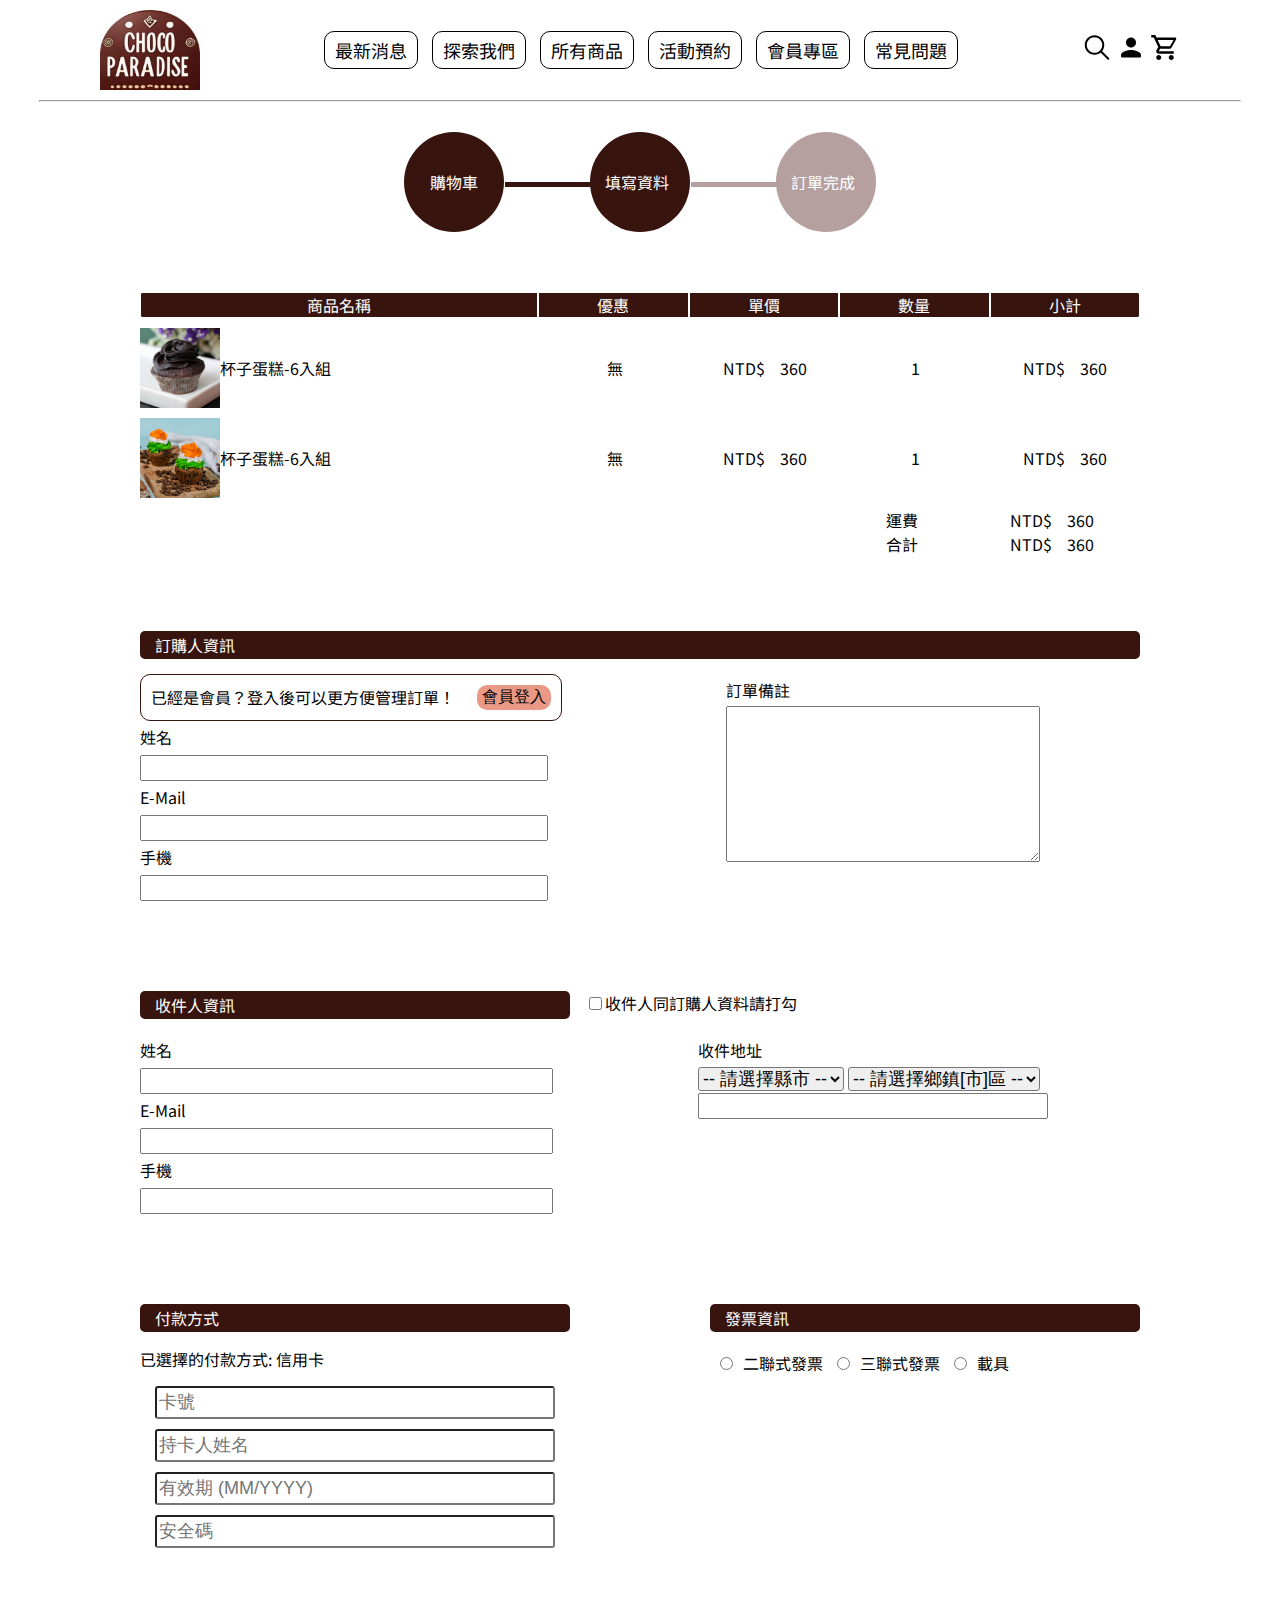
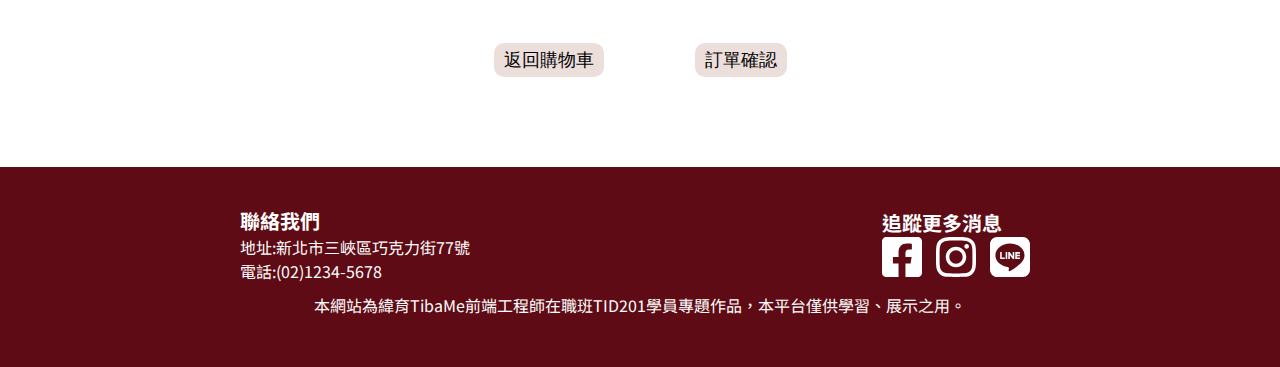
<file: 8_cart2.html>
<!DOCTYPE html>
<html lang="en">
<head>
    <meta charset="UTF-8">
    <meta name="viewport" content="width=device-width, initial-scale=1.0">
    <title>Choco Paradise巧克沛塔</title>
    <link rel="preconnect" href="https://fonts.googleapis.com">
    <link rel="preconnect" href="https://fonts.gstatic.com" crossorigin>
    <link href="https://fonts.googleapis.com/css2?family=Noto+Sans+TC:wght@100..900&display=swap" rel="stylesheet">
    
    <link rel="stylesheet" href="./css/0_general.css">
    <link rel="stylesheet" href="./css/8_cart2.css">
    
    <script src="https://cdnjs.cloudflare.com/ajax/libs/jquery/3.7.1/jquery.min.js"></script>
    <script src="./js/0_general.js"></script>

</head>
<body>
    <nav>
        <div class="logo">
            <a href="index.html"><img src="./imgFinal/logo_final.jpg" alt="首頁" class="logo"></a>
        </div>
        <div class="menu">
            <ul class="list">
                <li><a href="2_NEWS.html">最新消息</a></li>
                <li><a href="3_explore.html">探索我們</a></li>
                <li><a href="5_allProduct.html" class="dropdown">所有商品</a>
                    <ul class="dropdown-open">
                        <li><a href="5_allProduct.html">全站商品</a></li>
                        <li><a href="#">生巧克力</a></li>
                        <li><a href="#">堅果巧克力</a></li>
                        <li><a href="#">夾心巧克力</a></li>
                        <li><a href="#">麵包蛋糕</a></li>
                        <li><a href="#">冰淇淋</a></li>
                        <li><a href="#">期間限定</a></li>
                    </ul>  
                </li>
                <li><a href="5_allActivity.html" class="dropdown">活動預約</a>
                    <ul class="dropdown-open">
                        <li><a href="5_allActivity.html">全站活動</a></li>
                        <li><a href="#">巧克力DIY</a></li>
                        <li><a href="#">免費導覽</a></li>
                        <li><a href="#">深度品鑑</a></li>
                    </ul>
                </li>
                <li><a href="7_login.html" class="dropdown">會員專區</a>
                    <ul class="dropdown-open">
                        <li><a href="7_login.html">會員登入</a></li>
                        <li><a href="MembershipSystem.html">會員制度</a></li>
                    </ul>
                </li>
                <li><a href="QA.html">常見問題</a></li>
            </ul>
        </div>
        
        <div class="nav_icon">
            <img src="./imgFinal/icon/icon_search.svg" alt="search" class="search">
            <img src="./imgFinal/icon/icon_member.svg" alt="member" class="member">
            <a href="8_cart1.html"><img src="./imgFinal/icon/icon_cart.svg" alt="cart" class="cart"></a>
        </div>
        <div class="hamburger">
            <span></span>
            <span></span>
            <span></span>
        </div>
    </nav>
    <hr>

<main>
    <ul class="checklist">
        <li>購物車</li>
        <li class="active">填寫資料</li>
        <li>訂單完成</li>
    </ul>

    
    <!-- 商品確認 -->
    <div class="buylist">
        <div class="item_header">
            <div class="item_detail">商品名稱</div>
            <div class="discount">優惠</div>
            <div class="price">單價</div>
            <div class="count">數量</div> 
            <div class="amount">小計</div>
        </div>
        
        <div class="item_body">
            <div class="item_detail">
                <img src="./imgFinal/cupcake1.jpg" alt="">
                <div class="name">杯子蛋糕-6入組</div>
            </div>
            <div class="discount">無
            </div>
            <div class="price"><span>NTD$</span>360</div>
            <div class="count">                  
                <span class="num">1</span>                    
            </div> 
            <div class="amount"><div class="price"><span>NTD$</span>360</div></div>
            
        </div>
        <div class="item_body">
            <div class="item_detail">
                <img src="./imgFinal/cupcake2.jpg" alt="">
                <div class="name">杯子蛋糕-6入組</div>
            </div>
            <div class="discount">無
            </div>
            <div class="price"><span>NTD$</span>360</div>
            <div class="count">
                <span class="num">1</span>                    
            </div> 
            <div class="amount"><div class="price"><span>NTD$</span>360</div></div>
            
        </div>
        <div class="Tcash">
            <div class="itemTotal">
                <p>運費</p>
                <p class="price"><span>NTD$</span>360</p>
            </div>
        </div>
        <div class="Tcash">
            <div class="itemTotal">
                <p>合計</p>
                <p class="price"><span>NTD$</span>360</p>
            </div>
        </div>
    </div>

    <!-- 訂購人資訊 -->
     <div class="buyerinform">
        <div class="item_header">訂購人資訊</div>
        <div class="buyer">
                <div class="left">
                    <div class="login">
                        <p>已經是會員？登入後可以更方便管理訂單！</p>
                        <button><a href="#">會員登入</a></button>
                    </div>
                    <div class="name">
                        <label for="name">姓名</label>
                        <input type="text" id="name">
                    </div>
                    <div class="email">
                        <label for="email">E-Mail</label>
                        <input type="email" id="email">
                    </div>
                    <div class="phone">
                        <label for="phone">手機</label>
                        <input type="tel" id="phone">
                    </div>
                </div>
                <div class="right">
                    <label for="note">訂單備註</label>
                    <textarea id="note" maxlength="300" rows="10" cols="50" style="width: 308px"></textarea>
                </div>
        </div>
     </div>

         <!-- 收件人資訊 -->
         <div class="Receiverinform">
            <div class="top_Receiverinform">
                <div class="item_header">收件人資訊</div>
                <div class="same"><input type="checkbox" name="same" id="same">收件人同訂購人資料請打勾</div>
                
            </div>
            <div class="Receiver">
                    <div class="left">
                        <div class="name">
                            <label for="name">姓名</label>
                            <input type="text" id="name">
                        </div>
                        <div class="email">
                            <label for="email">E-Mail</label>
                            <input type="email" id="email">
                        </div>
                        <div class="phone">
                            <label for="phone">手機</label>
                            <input type="tel" id="phone">
                        </div>
                    </div>
                    <div class="right">
                        <label for="address">收件地址</label>
                        <div class="city-district">
                            <select name="citySelect" id="citySelect">
                                <option value="">-- 請選擇縣市 --</option>
                                <option value="taipei">臺北市</option>
                            </select>
                            <select name="districtSelect" id="districtSelect">
                                <option value="">-- 請選擇鄉鎮[市]區 --</option>
                                <option value="Songshan">松山區</option>
                            </select>
                        </div>
                        <input type="text" name="address" id="address">
    
                        
                    </div>
            </div>
         </div>
        <!-- 付款+發票 -->
         <div class="pay-and-invoice">
            <div class="pay">
                <div class="item_header">付款方式</div>
                <p>已選擇的付款方式: 信用卡</p>
                <div class="pay-data">
                    <input type="text" name="" id="" placeholder="卡號">
                    <input type="text" name="" id="" placeholder="持卡人姓名">
                    <input type="text" name="" id="" placeholder="有效期 (MM/YYYY)">
                    <input type="text" name="" id="" placeholder="安全碼">
                </div>
            </div>

            <div class="invoice">
                <div class="item_header">發票資訊</div>
                <input type="radio" name="invoice" id="">二聯式發票
                <input type="radio" name="invoice" id="">三聯式發票
                <input type="radio" name="invoice" id="">載具
            </div>
         </div>

         <div class="choose">
            <button><a href="8_cart1.html">返回購物車</a></button>
            <button><a href="8_cart3.html">訂單確認</a></button>    
        </div>
    
    

</main>

<!-- 下面為goTop+footer -->
    <button class="to-top">top</button>
    
    <footer>
        <div class="foot">
            <div class="contact">
                <h2>聯絡我們</h2>
                <p>地址:新北市三峽區巧克力街77號</p>
                <p>電話:(02)1234-5678</p>
            </div>

            <div class="social_media">
                <h2>追蹤更多消息</h2>
                <img src="./imgFinal/icon/icon_FB.svg">
                <img src="./imgFinal/icon/icon_ig.svg">
                <img src="./imgFinal/icon/icon_line.svg">
            </div>
        </div>

        <p>本網站為緯育TibaMe前端工程師在職班TID201學員專題作品，本平台僅供學習、展示之用。</p>

    </footer>


    
</body>
</html>
</file>
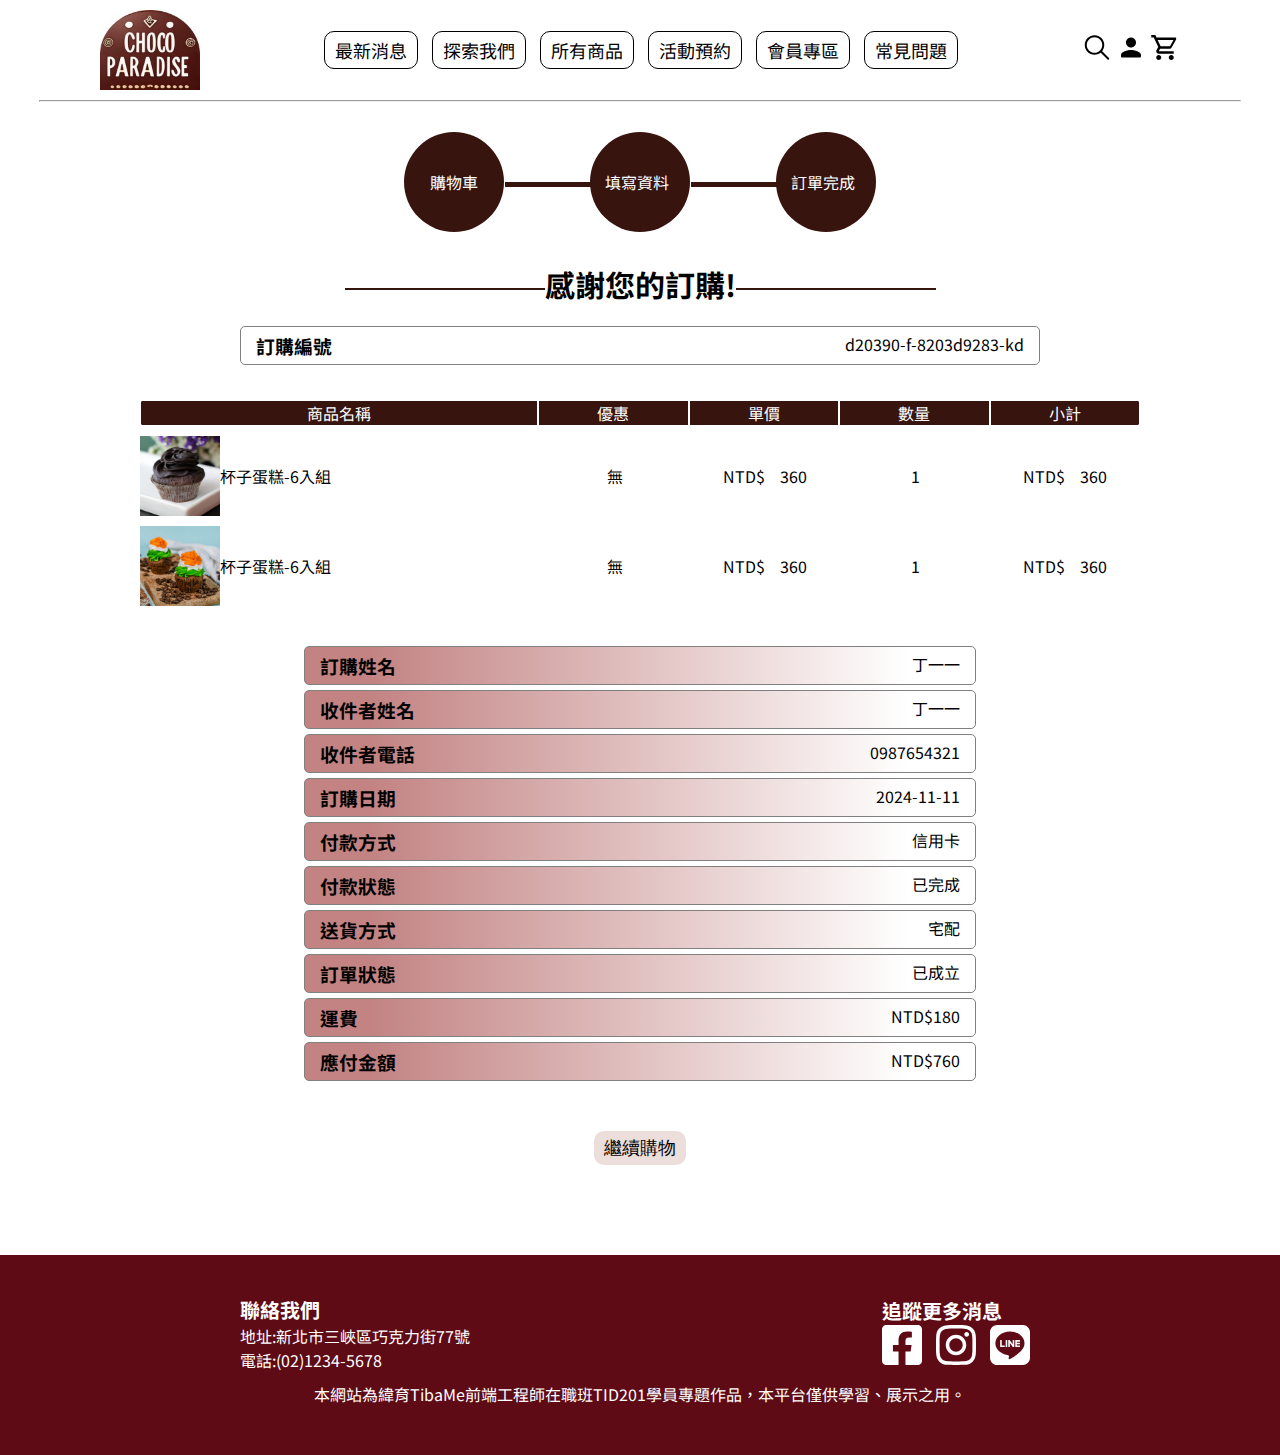
<file: 8_cart3.html>
<!DOCTYPE html>
<html lang="en">
<head>
    <meta charset="UTF-8">
    <meta name="viewport" content="width=device-width, initial-scale=1.0">
    <title>Choco Paradise巧克沛塔</title>
    <link rel="preconnect" href="https://fonts.googleapis.com">
    <link rel="preconnect" href="https://fonts.gstatic.com" crossorigin>
    <link href="https://fonts.googleapis.com/css2?family=Noto+Sans+TC:wght@100..900&display=swap" rel="stylesheet">
    
    <link rel="stylesheet" href="./css/0_general.css">
    <link rel="stylesheet" href="./css/8_cart3.css">
    
    <script src="https://cdnjs.cloudflare.com/ajax/libs/jquery/3.7.1/jquery.min.js"></script>
    <script src="./js/0_general.js"></script>

</head>
<body>
    <nav>
        <div class="logo">
            <a href="index.html"><img src="./imgFinal/logo_final.jpg" alt="首頁" class="logo"></a>
        </div>
        <div class="menu">
            <ul class="list">
                <li><a href="2_NEWS.html">最新消息</a></li>
                <li><a href="3_explore.html">探索我們</a></li>
                <li><a href="5_allProduct.html" class="dropdown">所有商品</a>
                    <ul class="dropdown-open">
                        <li><a href="5_allProduct.html">全站商品</a></li>
                        <li><a href="#">生巧克力</a></li>
                        <li><a href="#">堅果巧克力</a></li>
                        <li><a href="#">夾心巧克力</a></li>
                        <li><a href="#">麵包蛋糕</a></li>
                        <li><a href="#">冰淇淋</a></li>
                        <li><a href="#">期間限定</a></li>
                    </ul>  
                </li>
                <li><a href="5_allActivity.html" class="dropdown">活動預約</a>
                    <ul class="dropdown-open">
                        <li><a href="5_allActivity.html">全站活動</a></li>
                        <li><a href="#">巧克力DIY</a></li>
                        <li><a href="#">免費導覽</a></li>
                        <li><a href="#">深度品鑑</a></li>
                    </ul>
                </li>
                <li><a href="7_login.html" class="dropdown">會員專區</a>
                    <ul class="dropdown-open">
                        <li><a href="7_login.html">會員登入</a></li>
                        <li><a href="MembershipSystem.html">會員制度</a></li>
                    </ul>
                </li>
                <li><a href="QA.html">常見問題</a></li>
            </ul>
        </div>
        
        <div class="nav_icon">
            <img src="./imgFinal/icon/icon_search.svg" alt="search" class="search">
            <img src="./imgFinal/icon/icon_member.svg" alt="member" class="member">
            <a href="8_cart1.html"><img src="./imgFinal/icon/icon_cart.svg" alt="cart" class="cart"></a>
        </div>
        <div class="hamburger">
            <span></span>
            <span></span>
            <span></span>
        </div>
    </nav>
    <hr>

<main>
    <ul class="checklist">
        <li>購物車</li>
        <li>填寫資料</li>
        <li class="active">訂單完成</li>
    </ul>

    <h1>感謝您的訂購!</h1>
    <div class="orderNumber">
        <h3>訂購編號</h3>
        <p>d20390-f-8203d9283-kd</p>
    </div>


    
    <!-- 訂單詳情 -->
    <div class="buylist">
        <div class="item_header">
            <div class="item_detail">商品名稱</div>
            <div class="discount">優惠</div>
            <div class="price">單價</div>
            <div class="count">數量</div> 
            <div class="amount">小計</div>
        </div>
        
        <div class="item_body">
            <div class="item_detail">
                <img src="./imgFinal/cupcake1.jpg" alt="">
                <div class="name">杯子蛋糕-6入組</div>
            </div>
            <div class="discount">無
            </div>
            <div class="price"><span>NTD$</span>360</div>
            <div class="count">                  
                <span class="num">1</span>                    
            </div> 
            <div class="amount"><div class="price"><span>NTD$</span>360</div></div>
            
        </div>
        <div class="item_body">
            <div class="item_detail">
                <img src="./imgFinal/cupcake2.jpg" alt="">
                <div class="name">杯子蛋糕-6入組</div>
            </div>
            <div class="discount">無
            </div>
            <div class="price"><span>NTD$</span>360</div>
            <div class="count">
                <span class="num">1</span>                    
            </div> 
            <div class="amount"><div class="price"><span>NTD$</span>360</div></div>
            
        </div>
    </div>

    <!-- 訂購資訊 -->
    <div class="orderInformation">
        <div class="buyer">
            <h3>訂購姓名</h3>
            <p>丁一一</p>
        </div>
        <div class="receiver">
            <h3>收件者姓名</h3>
            <p>丁一一</p>
        </div>
        <div class="receiverTel">
            <h3>收件者電話</h3>
            <p>0987654321</p>
        </div>
        <div class="orderDate">
            <h3>訂購日期</h3>
            <p>2024-11-11</p>
        </div>
        <div class="pay">
            <h3>付款方式</h3>
            <p>信用卡</p>
        </div>
        <div class="payment">
            <h3>付款狀態</h3>
            <p>已完成</p>
        </div>
        <div class="deliver">
            <h3>送貨方式</h3>
            <p>宅配</p>
        </div>
        <div class="receiver">
            <h3>訂單狀態</h3>
            <p>已成立</p>
        </div>
        <div class="receiver">
            <h3>運費</h3>
            <p><span>NTD$</span>180</p>
        </div>
        <div class="receiver">
            <h3>應付金額</h3>
            <p><span>NTD$</span>760</p>
        </div>
    </div>
    


         <div class="choose">
            <button><a href="5_allActivity.html">繼續購物</a></button> 
        </div>
    
    

</main>

<!-- 下面為goTop+footer -->
    <button class="to-top">top</button>
    
    <footer>
        <div class="foot">
            <div class="contact">
                <h2>聯絡我們</h2>
                <p>地址:新北市三峽區巧克力街77號</p>
                <p>電話:(02)1234-5678</p>
            </div>

            <div class="social_media">
                <h2>追蹤更多消息</h2>
                <img src="./imgFinal/icon/icon_FB.svg">
                <img src="./imgFinal/icon/icon_ig.svg">
                <img src="./imgFinal/icon/icon_line.svg">
            </div>
        </div>

        <p>本網站為緯育TibaMe前端工程師在職班TID201學員專題作品，本平台僅供學習、展示之用。</p>

    </footer>


    
</body>
</html>
</file>
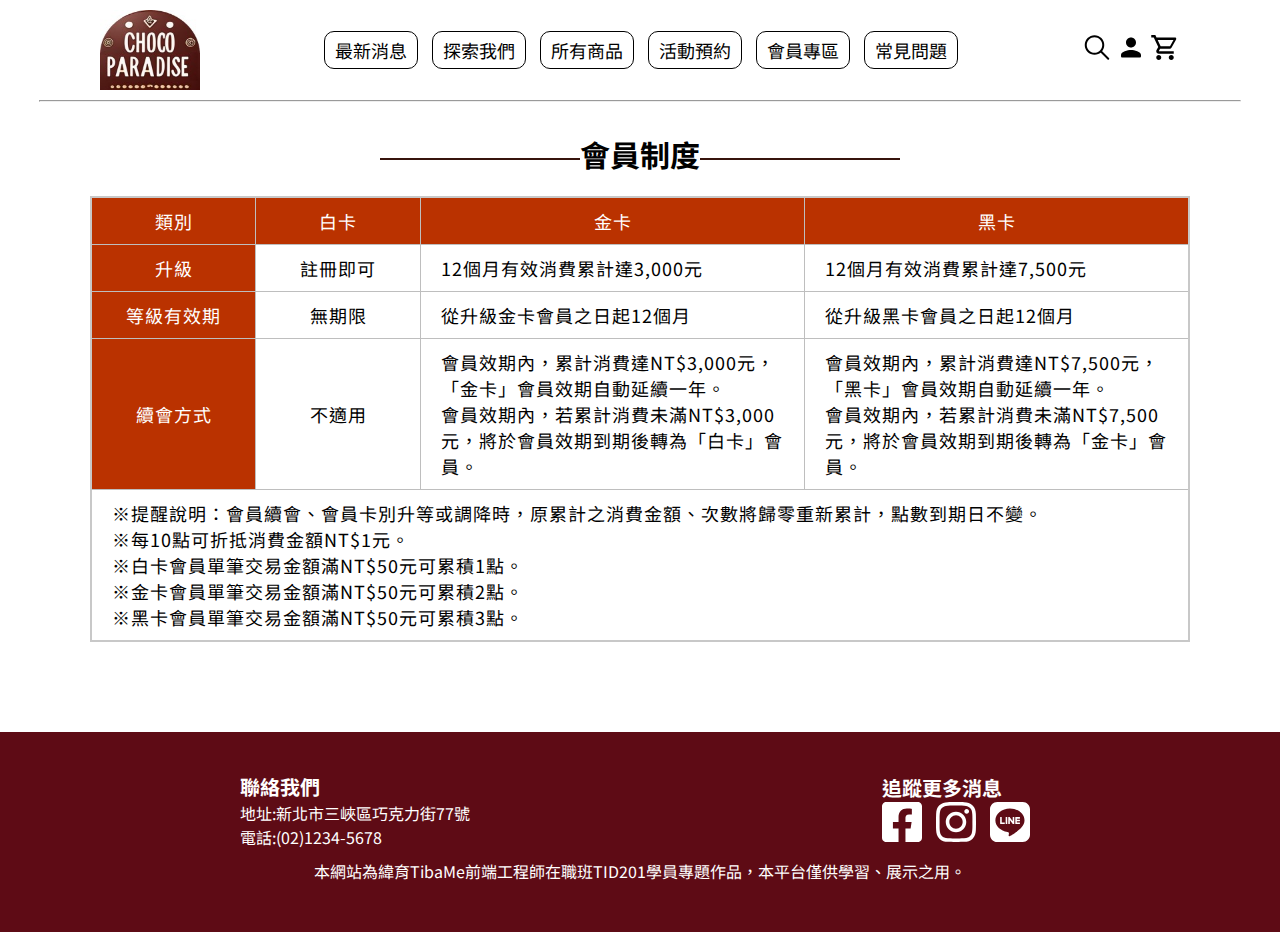
<file: MembershipSystem.html>
<!DOCTYPE html>
<html lang="en">
<head>
    <meta charset="UTF-8">
    <meta name="viewport" content="width=device-width, initial-scale=1.0">
    <title>Choco Paradise巧克沛塔</title>
    <link rel="preconnect" href="https://fonts.googleapis.com">
    <link rel="preconnect" href="https://fonts.gstatic.com" crossorigin>
    <link href="https://fonts.googleapis.com/css2?family=Noto+Sans+TC:wght@100..900&display=swap" rel="stylesheet">
    <link rel="stylesheet" href="./css/0_general.css">
    <link rel="stylesheet" href="./css/MembershipSystem.css">
    <script src="https://cdnjs.cloudflare.com/ajax/libs/jquery/3.7.1/jquery.min.js"></script>
    <script src="./js/0_general.js"></script>
</head>
<body>
    <nav>
        <div class="logo">
            <a href="index.html"><img src="./imgFinal/logo_final.jpg" alt="首頁" class="logo"></a>
        </div>
        <div class="menu">
            <ul class="list">
                <li><a href="2_NEWS.html">最新消息</a></li>
                <li><a href="3_explore.html">探索我們</a></li>
                <li><a href="5_allProduct.html" class="dropdown">所有商品</a>
                    <ul class="dropdown-open">
                        <li><a href="5_allProduct.html">全站商品</a></li>
                        <li><a href="#">生巧克力</a></li>
                        <li><a href="#">堅果巧克力</a></li>
                        <li><a href="#">夾心巧克力</a></li>
                        <li><a href="#">麵包蛋糕</a></li>
                        <li><a href="#">冰淇淋</a></li>
                        <li><a href="#">期間限定</a></li>
                    </ul>  
                </li>
                <li><a href="5_allActivity.html" class="dropdown">活動預約</a>
                    <ul class="dropdown-open">
                        <li><a href="5_allActivity.html">全站活動</a></li>
                        <li><a href="#">巧克力DIY</a></li>
                        <li><a href="#">免費導覽</a></li>
                        <li><a href="#">深度品鑑</a></li>
                    </ul>
                </li>
                <li><a href="7_login.html" class="dropdown">會員專區</a>
                    <ul class="dropdown-open">
                        <li><a href="7_login.html">會員登入</a></li>
                        <li><a href="MembershipSystem.html">會員制度</a></li>
                    </ul>
                </li>
                <li><a href="QA.html">常見問題</a></li>
            </ul>
        </div>
        
        <div class="nav_icon">
            <img src="./imgFinal/icon/icon_search.svg" alt="search" class="search">
            <img src="./imgFinal/icon/icon_member.svg" alt="member" class="member">
            <a href="8_cart1.html"><img src="./imgFinal/icon/icon_cart.svg" alt="cart" class="cart"></a>
        </div>
        <div class="hamburger">
            <span></span>
            <span></span>
            <span></span>
        </div>
    </nav>
    <hr>
<!-- 上面為選單 -->

    <h1>會員制度</h1>
    <table>
        <tr>
            <td>類別</td>
            <td>白卡</td>
            <td>金卡</td>
            <td>黑卡</td>
        </tr>
        <tr>
            <td>升級</td>
            <td>註冊即可</td>
            <td>12個月有效消費累計達3,000元</td>
            <td>12個月有效消費累計達7,500元</td>
        </tr>
        <tr>
            <td>等級有效期</td>
            <td>無期限</td>
            <td>從升級金卡會員之日起12個月</td>
            <td>從升級黑卡會員之日起12個月</td>
        </tr>
        <tr>
            <td>續會方式</td>
            <td>不適用</td>
            <td>
                會員效期內，累計消費達NT$3,000元，「金卡」會員效期自動延續一年。<br>
                會員效期內，若累計消費未滿NT$3,000元，將於會員效期到期後轉為「白卡」會員。<br>
            </td>
            <td>
                會員效期內，累計消費達NT$7,500元，「黑卡」會員效期自動延續一年。<br>
                會員效期內，若累計消費未滿NT$7,500元，將於會員效期到期後轉為「金卡」會員。<br>
            </td>
            <tr>
                <td colspan="4" class="noColor">
                    ※提醒說明：會員續會、會員卡別升等或調降時，原累計之消費金額、次數將歸零重新累計，點數到期日不變。<br>
                    ※每10點可折抵消費金額NT$1元。<br>
                    ※白卡會員單筆交易金額滿NT$50元可累積1點。<br>
                    ※金卡會員單筆交易金額滿NT$50元可累積2點。<br>
                    ※黑卡會員單筆交易金額滿NT$50元可累積3點。<br>
                </td>
            </tr>
        </tr>
    </table>
   

<!-- 下面為goTop+footer -->
    <button class="to-top">top</button>
    <footer>
        <div class="foot">
            <div class="contact">
                <h2>聯絡我們</h2>
                <p>地址:新北市三峽區巧克力街77號</p>
                <p>電話:(02)1234-5678</p>
            </div>
    
            <div class="social_media">
                <h2>追蹤更多消息</h2>
                <img src="./imgFinal/icon/icon_FB.svg">
                <img src="./imgFinal/icon/icon_ig.svg">
                <img src="./imgFinal/icon/icon_line.svg">
            </div>
        </div>
    
        <p>本網站為緯育TibaMe前端工程師在職班TID201學員專題作品，本平台僅供學習、展示之用。</p>
    
    </footer>


    
</body>
</html>
</file>
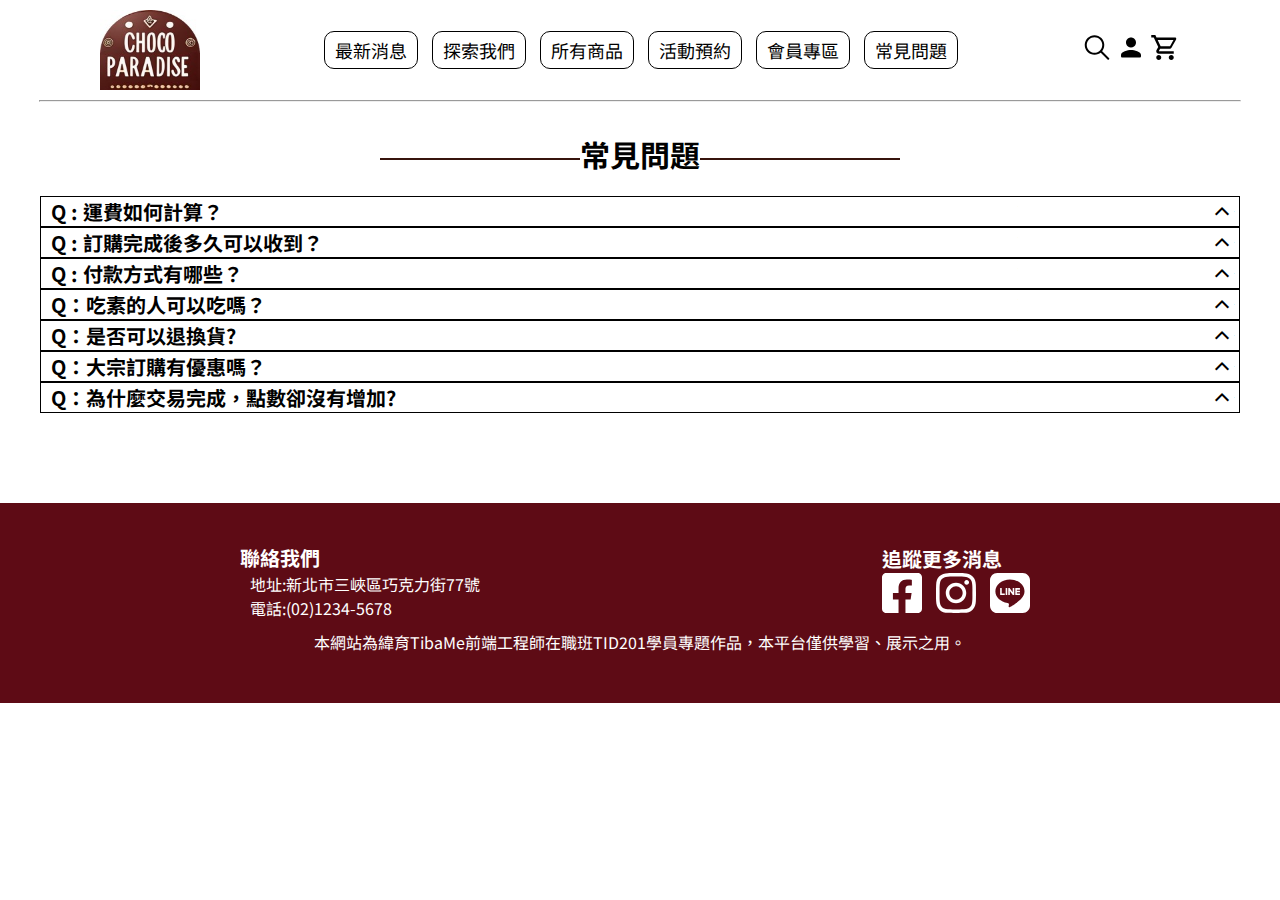
<file: QA.html>
<!DOCTYPE html>
<html lang="en">
<head>
    <meta charset="UTF-8">
    <meta name="viewport" content="width=device-width, initial-scale=1.0">
    <title>Choco Paradise巧克沛塔</title>
    <link rel="preconnect" href="https://fonts.googleapis.com">
    <link rel="preconnect" href="https://fonts.gstatic.com" crossorigin>
    <link href="https://fonts.googleapis.com/css2?family=Noto+Sans+TC:wght@100..900&display=swap" rel="stylesheet">
    <link rel="stylesheet" href="./css/0_general.css">
    <link rel="stylesheet" href="./css/QA.css">
    <link rel="stylesheet" href="https://fonts.googleapis.com/css2?family=Material+Symbols+Outlined:opsz,wght,FILL,GRAD@20..48,100..700,0..1,-50..200&icon_names=keyboard_control_key" />
    
    <script src="https://cdnjs.cloudflare.com/ajax/libs/jquery/3.7.1/jquery.min.js"></script>
    <script src="./js/0_general.js"></script>
    <script src="./js/QA.js"></script>

</head>
<body>
    <nav>
        <div class="logo">
            <a href="index.html"><img src="./imgFinal/logo_final.jpg" alt="首頁" class="logo"></a>
        </div>
        <div class="menu">
            <ul class="list">
                <li><a href="2_NEWS.html">最新消息</a></li>
                <li><a href="3_explore.html">探索我們</a></li>
                <li><a href="5_allProduct.html" class="dropdown">所有商品</a>
                    <ul class="dropdown-open">
                        <li><a href="5_allProduct.html">全站商品</a></li>
                        <li><a href="#">生巧克力</a></li>
                        <li><a href="#">堅果巧克力</a></li>
                        <li><a href="#">夾心巧克力</a></li>
                        <li><a href="#">麵包蛋糕</a></li>
                        <li><a href="#">冰淇淋</a></li>
                        <li><a href="#">期間限定</a></li>
                    </ul>  
                </li>
                <li><a href="5_allActivity.html" class="dropdown">活動預約</a>
                    <ul class="dropdown-open">
                        <li><a href="5_allActivity.html">全站活動</a></li>
                        <li><a href="#">巧克力DIY</a></li>
                        <li><a href="#">免費導覽</a></li>
                        <li><a href="#">深度品鑑</a></li>
                    </ul>
                </li>
                <li><a href="7_login.html" class="dropdown">會員專區</a>
                    <ul class="dropdown-open">
                        <li><a href="7_login.html">會員登入</a></li>
                        <li><a href="MembershipSystem.html">會員制度</a></li>
                    </ul>
                </li>
                <li><a href="QA.html">常見問題</a></li>
            </ul>
        </div>
        
        <div class="nav_icon">
            <img src="./imgFinal/icon/icon_search.svg" alt="search" class="search">
            <img src="./imgFinal/icon/icon_member.svg" alt="member" class="member">
            <a href="8_cart1.html"><img src="./imgFinal/icon/icon_cart.svg" alt="cart" class="cart"></a>
        </div>
        <div class="hamburger">
            <span></span>
            <span></span>
            <span></span>
        </div>
    </nav>
    <hr>
<!-- 上面為選單 -->

    <h1>常見問題</h1>

    <div class="content">
        <div class="question">
            <div class="contentTitle">
                <h2>Q : 運費如何計算？</h2>
                <span class="material-symbols-outlined">
                    keyboard_control_key
                </span>
            </div>
            <div class="contentText">
                <p>A：宅配訂單金額3000元以下運費200元，3000元以上免運費；超取訂單一律收取運費65元。</p>
            </div>
        </div>
        <div class="question">
            <div class="contentTitle">
                <h2>Q : 訂購完成後多久可以收到？</h2>
                <span class="material-symbols-outlined">
                keyboard_control_key
                </span>
            </div>
            <div class="contentText  ">
                <p>A：下單後（含訂購當天），約 1-3 個工作天寄出，不含例假日<br>
                    每日結單時間為週一至週五早上9:30，結單前付款完成的訂單若未缺貨會在當天寄出，最快隔天就可以送達<br>
                    週五9:30過後及週六、日的訂單會在週一出貨，最快星期二送達<br>
                    若節慶假日遇訂單較多或不可抗力天災因素，則可能延遲出貨<br>
                    大量採購或節慶送禮，建議提早訂購，避免發生商品庫存不足或是物流延遲/提早的問題<br>
                    實際配送狀況將依照宅配司機安排之路線而定，因物流方疏失導致貨物延遲/提早，本公司概不負責<br>
                </p>
            </div>
        </div>
        <div class="question">
            <div class="contentTitle">
                <h2>Q : 付款方式有哪些？</h2>
                <span class="material-symbols-outlined">
                keyboard_control_key
                </span>
            </div>
            <div class="contentText">
                <p>A：<br>
                    信用卡一次付清（VISA / Master / JCB）<br>
                    ATM 銀行轉帳（提供一組虛擬帳號，須在3日內完成匯款）<br>
                    電子支付(LINE Pay、Apple Pay) <br>
                    現金付款(限自取) <br>
                </p>
            </div>
        </div>
        <div class="question">
            <div class="contentTitle">
                <h2>Q：吃素的人可以吃嗎？</h2>
                <span class="material-symbols-outlined">
                keyboard_control_key
                </span>
            </div>
            <div class="contentText">
                <p>A：若您是吃「奶蛋素」是可以放心食用的。如有特殊使用吉利丁(動物膠)的產品，我們會特別註明。
                </p>
            </div>
        </div>
        <div class="question">
            <div class="contentTitle">
                <h2>Q：是否可以退換貨?</h2>
                <span class="material-symbols-outlined">
                keyboard_control_key
                </span>
            </div>
            <div class="contentText">
                <p>A：因保存期限及衛生考量，一經拆封使用，或非運送過程失溫導致商品變質者，恕不適用七天鑑賞期。如遇商品瑕疵需辦理退換貨者，請您先跟我們聯繫，並維持商品完整，保留原包裝及發票。
                </p>
            </div>
        </div>
        <div class="question">
            <div class="contentTitle">
                <h2>Q：大宗訂購有優惠嗎？</h2>
                <span class="material-symbols-outlined">
                keyboard_control_key
                </span>
            </div>
            <div class="contentText">
                <p>A：有大宗訂購需求的話(30份以上)，請您直接撥打客服專線：(02)1234-5678，我們將由專人為您服務喔！
                </p>
            </div>
        </div>
        <div class="question">
            <div class="contentTitle">
                <h2>Q：為什麼交易完成，點數卻沒有增加?</h2>
                <span class="material-symbols-outlined">
                keyboard_control_key
                </span>
            </div>
            <div class="contentText">
                <p>A：點數會在商品出貨開立發票後，10天內將點數歸戶至您的會員帳戶中。
                </p>
            </div>
        </div>

    </div>
   

<!-- 下面為goTop+footer -->
    <button class="to-top">top</button>
    <footer>
        <div class="foot">
            <div class="contact">
                <h2>聯絡我們</h2>
                <p>地址:新北市三峽區巧克力街77號</p>
                <p>電話:(02)1234-5678</p>
            </div>
    
            <div class="social_media">
                <h2>追蹤更多消息</h2>
                <img src="./imgFinal/icon/icon_FB.svg">
                <img src="./imgFinal/icon/icon_ig.svg">
                <img src="./imgFinal/icon/icon_line.svg">
            </div>
        </div>
    
        <p>本網站為緯育TibaMe前端工程師在職班TID201學員專題作品，本平台僅供學習、展示之用。</p>
    
    </footer>


    
</body>
</html>
</file>
<file: css/0_general.css>
body{
    margin: 0;
    padding: 0;
    box-sizing: border-box;
    font-family: Noto Sans TC;            
}
li{
    list-style: none;
    margin: 0;
    padding: 0;
}
ul{
    padding: 0;
    margin: 0;
}
a{
    text-decoration: none;
    color: black;
}
.logo{
    width: 100px;
    height: 80px;
}

/* 漢堡選單 */
.hamburger {
    display: none;
    flex-direction: column;
 }

 .hamburger span{
     width: 25px;
     height: 3px;
     background-color: black;
     margin: 3px 0;
     transform-origin: left;
     cursor: pointer;
     transition: .3s ease;
 }

 .hamburger.active span:nth-child(1){
     transform: rotate(45deg);
 }
 .hamburger.active span:nth-child(2){
     opacity: 0;
 }
 .hamburger.active span:nth-child(3){
     transform: rotate(-45deg);
 }

nav{
    max-width: 1200px;
    margin: auto;
    padding-top: 10px;
    padding-bottom: 2px;
    display: flex;
    justify-content:space-around; 
    align-items: center;  
}

hr{
    max-width:1200px;
}

nav div.menu > ul.list >li {
    list-style: none;   
    /* margin-left: 20px;   */
    padding: 0 5px;
    display: inline-block;
    vertical-align: top;  
    position: relative;
}
nav div.menu > ul.list > li > a { 
    text-decoration: none;
    border: 1px solid black;
    border-radius: 10px;
    font-size: 18px;
    padding: 5px 10px;
} 

nav>div.menu > ul.list ul.dropdown-open{
    position: absolute;
    top: 30px;
    left: 5px;
    display: none;
    z-index: 100;    
}
nav>div.menu > ul.list  li:hover ul{
    display: block;
} 
nav>div.menu > ul.list ul.dropdown-open a {
    text-decoration: none;
    border-radius: 5px;
    border: 1px solid black;
    width: 100px;
    display: inline-block;
    padding: 5px;
    text-align: center;
    background-color: white;
}

nav div.menu > ul.list > li  a:hover{
    background-color: rgb(189, 47, 15);
    color: white;
}


h1{
    font-size: 30px;
    text-align: center;
    margin-top: 30px;
}
h1::after{
    content: '';
    /* 插入一條裝飾線 */
    display: inline-block;
    width: 200px;
    height: 2px;
    background-color: #37140d;
    vertical-align: middle;
    margin-right: 20px;
}
h1::before{
    content: '';
    /* 插入一條裝飾線 */
    display: inline-block;
    width: 200px;
    height: 2px;
    background-color: #37140d;
    vertical-align: middle;
    margin-left: 20px;
}
h2{
    font-size: 20px;
    padding: 0;
    margin: 0;
}
p{
    font-size: 16px;
    padding: 0;
    margin: 0;
}
footer{
    width: 100%;
    height: 200px;
    background-color: #5E0B15;
    color: white;
    text-align: center;
    align-content: center;
    margin-top: 90px;
}
footer>p{
    margin: 10px;
    padding: 0;
}
div.foot{
    width: 800px;
    margin: auto;
    display: flex;
    justify-content: space-between;
    align-items: center;
    text-align: left;
}

div.foot .social_media img{
    width: 40px;
    height: 40px;
    padding-right: 10px;
}

.to-top{
    display: none;
    color: #37140d;
    background-color: antiquewhite;
    font-size: 18px;
    width: 50px;
    height: 50px;
    border-radius: 180px;
    text-align: center;
    align-content: center;
    text-transform: uppercase;
    position: fixed;
    right: 50px;  
    bottom: 50px;
    border: none;
    cursor: pointer;
    z-index: 500;
}



.to-top:hover{
    background-color: rgb(253, 214, 164);
}

div.btnNum{
    width:96%;
    margin: auto;
    border: 1px solid black;
    border-radius: 10px;
    padding: 5px;
    margin-bottom: 10px;
    display: flex;
    justify-content: space-between;
}
.btnNum button{
    width: 24px;
    height: 24px;
    text-align: center;
    line-height: 18px;
    border-radius: 30%;
    font-size: 18px;
    cursor: pointer;
    /* border: 2px solid #bcbcbc; */
    border: none;
    background-color: white;
}
.btnNum button:hover{
    color: rgb(255, 0, 0);
    border: none;
    font-weight: 700;
}

div.btnNum input.num{
    border: none;
    text-align: center;
}

.btnNum input{
    width: 100%;
    
}


/* 手機斷點 */
@media screen and (max-width:768px){
    h1,h2,p{
        font-size: 0.75 em;
    }
    h1::after{
        width: 20%;
    }
    h1::before{
        width: 20%;
    }
    
    .hamburger {
        display: flex;
    }

    nav , hr{
        width: 100%;
    }
    
    ul.list{
        flex-direction: column;
        background-color: wheat;
        width: 100%;
        position: absolute;
        top: 90px;
        left: 0;
        height: 70%;
        display: none;
        justify-content: center;
        align-items: center;
        padding: 0;
        z-index: 100;
    }

    nav div.menu > ul.list > li > a { 
        border: 1px solid rgba(0, 0, 0, 0);
        padding: 0px;
    } 

    nav div.menu > ul.list > li:hover{
        background-color: rgb(189, 47, 15);
        width: 100%;
        text-align: center;
    }
    
    ul.list.active{
        display: flex;
    }
    

    ul.list li{
        margin:10px 0;
    }

    nav>div.menu > ul.list ul.dropdown-open{
        display: none;
        justify-content: center;
        text-align: center;
        align-items: center;
        width: 100%;
        background-color: rgb(255, 218, 139);
        z-index: 100; 
        left: 0;
    }

    

   

    nav>div.menu > ul.list ul.dropdown-open a {
        text-decoration: none;
        border: rgba(0, 0, 0, 0);
        width:100%;
        display: inline-block;
        padding: px;
        text-align: center;
        background-color: rgb(255, 218, 139);
    }

    ul.dropdown-open li{
        margin: 0;
    }
    
    div.foot{
        width: 100%;
    }
}
</file>
<file: css/2_NEWS.css>
.newsPhoto{
    width: 180px;
    height: 180px;
}
ul.news li a{
    width: 535px;
    display: flex;
    justify-content: flex-start;
    margin: 30px 0;
}

ul.news li a .newsText{
    margin-left: 10px;
}

ul.news{
    width: 1200px;
    margin: auto;
    margin-bottom: 100px;
    margin-top: 50px;
    display: flex;
    justify-content: space-between;
    flex-wrap: wrap;
}

.numberLine{
    text-align: center;
}
.numberLine a{
    font-size: 20px;
    padding-right: 5px;
}


/* 手機斷點 */
@media screen and (max-width:768px){


    ul.news {
        width: 100%;
        display: flex;
        flex-wrap: wrap;
        flex-direction: column;
        justify-content: center;
        align-content: center;
    }


}
</file>
<file: css/3_explore.css>
div.intro{
    width:100%;
    margin: auto;
    display: flex;
    /* background-color: #d9cab3c3; */
    background: radial-gradient(circle,#fde9d8,#ffba82,#fe9844);
    align-items: center;
}
div.intro img{
    width: 50%;
    height: 50%;
}
div.introText{
    width: 50%;
}
div.introText-inner>p{
    padding: 0 15%;

}

div.box{
    width: 270px;
    background: linear-gradient(#fde9d8 30%,#fe6044);
    text-align: center;
    border-radius: 10px;
    padding: 5px;
}
.box hr{
    width: 90%;
}
div.box>p{
    text-align: left;
    font-size: 18px;
    padding: 5px ;
}


.information{
    width: 1200px;
    margin: auto;
    display: flex;
    justify-content: space-between;
    margin-bottom: 30px;
}

.contein img{
    width: 360px;
}

.contein h2{
    color: black;
    margin: 15px;
}

.act{
    width:1200px;
    margin: auto;
    display: flex;
    justify-content: space-between;
}
.contein{
    text-align: center;
}
button{
    border-radius: 10px;
    color: black;
    font-weight: 600;
    padding: 5px;
    font-size: 18px;
    margin: 50px 0;
    cursor: pointer;
}
.order{
text-align: center;
}


/* 手機斷點 */
@media screen and (max-width:768px){
    .introLeft-img{
        display: flex;
        flex-wrap: wrap;
    }

    .introRight-img{
        display: flex;
        flex-wrap: wrap-reverse;
    }

    div.intro{
        background: radial-gradient(circle,#fde9d833,#ffba8233,#fe984433),;

    }
    div.intro img{
        width: 100%;
        height: 100%;
    }
    div.introText{
        width: 100%;
    }
    div.introText-inner>p{
        padding: 10px ;   
        margin: 0 20px;         
    }

    .information, .act{
        width: 100%;
        display: flex;
        flex-wrap: wrap;
        justify-content: center;
        align-content: center;
        /* margin: 30px; */

    }
    .information>.box {
        margin: 30px;
    }
    .act .contein{
        margin: 30px;

    }
}
</file>
<file: css/4_activityIntroduction.css>
.item img{
    width: 360px;
}

.item h2{
    color: black;
    padding: 10px;
}
.item{
    text-align: center;
}
button{
    border-radius: 10px;
    color: black;
    font-weight: 600;
    padding: 5px;
    font-size: 18px;
    margin: 50px 0;
    cursor: pointer;
}
.order{
    text-align: center;
}

.contein{
    width: 1200px;
    margin: auto;
    display: flex;
    justify-content: flex-start;
    align-items: center;
    padding-bottom: 50px;
}
.itemText{
    padding-left:70px;
}

.diyStyle>h2{
    display: inline-block;
    margin-right: 10px;
   
}
.diyStyle>p{
    display: inline-block;
    padding:10px;
    background-color: bisque;
    margin-right: 10px;
    border-radius: 360px;
    text-align: center;
}

/* 手機斷點 */
@media screen and (max-width:768px){
    .contein{
        width: 100%;
        display: flex;
        flex-direction: column;
        /* border: 1px solid red; */
    }
}
</file>
<file: css/5_allActivity.css>
main{
    max-width: 1200px;
    margin: auto;
    display: flex;
    /* justify-content: space-around; */
    padding: 0 10px;
}
/* 左邊選單 */
div.list{width: 15%;}
div.list>ul.product li a{
    text-decoration: none;
    border: 1px solid black;
    border-radius: 5px;
    font-size: 18px;
    padding: 5px 10px;
    display: inline-block;
    width: 150px;
    text-align: center;
}
div.list>ul.product{
    margin-top: 10px;
}

/* 右邊商品列 */
div.display{
    width: 80%;
    margin-left: 50px;
    margin-top: 10px;
}
div.display>ul.product{
    display: flex;
    flex-wrap: wrap;
    padding: 0;
}

div.display>ul.product>li{
    padding: 5px 15px;
}

.display >h2{
    padding-bottom: 20px;
}
.productPhoto{
    width: 260px;
    height: 260px;
    object-fit: contain;
}

.pic{
    position: relative;
    overflow: hidden;
}

.pic:hover .add-to-cart{
    bottom: 20px;
}
.pic:hover .productPhoto{
    filter: grayscale(50%);
}


.pic .add-to-cart{
    /* width: 90%; */
    padding: 3px 5px;
    border-radius: 10px;
    font-size: 18px;
    background-color: rgb(248, 241, 231);
    position: absolute;
    bottom: -50px;
    left: 30px;
    right: 30px;
    transition: bottom 0.1s ease;
    cursor: pointer;

}
.add-to-cart:hover{
    background-color: rgb(110, 20, 6);
    color: aliceblue;
}



div.display>ul.product>li{
    text-align: center;
    margin-bottom: 50px;
    /* flex: 1 0 21%; */
}
.price{
    font-weight: 700;
    font-size: 24px;
    padding: 0;
}

.numberLine{
    text-align: center;
}
.numberLine a{
    font-size: 20px;
    padding-right: 5px;
}

/* 手機斷點 */
@media screen and (max-width:768px) {
    div.list{
        display: none;
    }

    div.display{
        width: 100%;
        margin: 0;
    }
    div.display>ul.product{
        /* justify-content: center; */
        justify-content: space-between;
    }

    div.display>ul.product>li{
        width: calc(50%-10px);
        margin-bottom: 20px;
        margin-right: 20px;
        margin-left: 20px;
        flex: 1 0 35%;
    } 
    .productPhoto {
        max-width: 100%; /
    }

    h2 , p {
        font-size: 1em;
    }

    .price{
        font-size: 1em;
    }

    .pic:hover .add-to-cart{
        bottom: 40px;
    }
    
}
</file>
<file: css/5_allProduct.css>
main{
    max-width: 1200px;
    margin: auto;
    display: flex;
    /* justify-content: space-around; */
    padding: 0 10px;
}
/* 左邊選單 */
div.list{width: 15%;}
div.list>ul.product li a{
    text-decoration: none;
    border: 1px solid black;
    border-radius: 5px;
    font-size: 18px;
    padding: 5px 10px;
    display: inline-block;
    width: 150px;
    text-align: center;
}
div.list>ul.product{
    margin-top: 10px;
}

/* 右邊商品列 */
div.display{
    width: 80%;
    margin-left: 50px;
    margin-top: 10px;
}
div.display>ul.product{
    display: flex;
    justify-content: space-between;
    flex-wrap: wrap;
    padding: 0;
}
.display >h2{
    padding-bottom: 20px;
}
.productPhoto{
    width: 260px;
}

.pic{
    position: relative;
    overflow: hidden;
}

.pic:hover .add-to-cart{
    bottom: 20px;
}
.pic:hover .productPhoto{
    filter: grayscale(50%);
}


.pic .add-to-cart{
    /* width: 90%; */
    padding: 3px 5px;
    border-radius: 10px;
    font-size: 18px;
    background-color: rgb(248, 241, 231);
    position: absolute;
    bottom: -50px;
    left: 30px;
    right: 30px;
    transition: bottom 0.1s ease;
    cursor: pointer;

}
.add-to-cart:hover{
    background-color: rgb(110, 20, 6);
    color: aliceblue;
}

div.display>ul.product>li{
    text-align: center;
    margin-bottom: 50px;
    /* flex: 1 0 21%; */
}
.price{
    font-weight: 700;
    font-size: 24px;
    padding: 0;
}

.numberLine{
    text-align: center;
}
.numberLine a{
    font-size: 20px;
    padding-right: 5px;
}

/* 手機斷點 */
@media screen and (max-width:768px) {
    div.list{
        display: none;
    }

    div.display{
        width: 100%;
        margin: 0;
    }
    div.display>ul.product{
        /* justify-content: center; */
        justify-content: space-between;
    }

    div.display>ul.product>li{
        width: calc(50%-10px);
        margin-bottom: 20px;
        margin-right: 20px;
        margin-left: 20px;
        flex: 1 0 35%;
    } 
    .productPhoto {
        max-width: 100%; /
    }

    h2 , p {
        font-size: 1em;
    }

    .price{
        font-size: 1em;
    }

    .pic:hover .add-to-cart{
        bottom: 40px;
    }
}
</file>
<file: css/6_orderActivity.css>
main{
    max-width: 1200px;
    margin: auto;
    display: flex;
    justify-content: flex-start;
}
/* 左邊選單 */
div.list>ul.product li a{
    text-decoration: none;
    border: 1px solid black;
    border-radius: 5px;
    font-size: 18px;
    padding: 5px 10px;
    display: inline-block;
    width: 150px;
    text-align: center;
}

/* 右邊商品列 */
.right{
    width: 85%;
    margin-left: 30px;
}

img.mainPhoto{
    max-width: 450px;
    max-height: 450px;
}

img.miniPhoto{
    max-width: 120px;
    max-height: 120px;
}

div.miniPhoto{
    width: 450px;
    display: flex;
    justify-content: space-between;
}
.wrapProduct{
    max-width: 950px;
    display: flex;
    padding: 17px;
}


.order{
    margin-left: 40px;
    width: 400px;

}
.orderText{
    margin-bottom: 100px;
}

.order p{
    font-weight: 500;
    line-height: 1.8em;
}
.label{
    font-size: 18px;
    display: block;
}
#date{
    width: 96%;
    display: block;
    border-radius: 10px;
    font-size: 18px;
    padding: 5px;
}
#event{
    width: 99%;
    display: block;
    border-radius: 10px;
    font-size: 18px;
    padding: 5px;
}
div.btnNum{
    border: 1px solid black;
    border-radius: 10px;
    padding: 5px;
    margin-bottom: 10px;
    display: flex;
    justify-content: space-between;
}
.btnNum button{
    width: 24px;
    height: 24px;
    text-align: center;
    line-height: 18px;
    border-radius: 30%;
    font-size: 18px;
    cursor: pointer;
    border: none;
    background-color: white;
}
.btnNum button:hover{
    color: rgb(255, 0, 0);
    border: none;
    font-weight: 700;
}
div.btnSbmt button{
    padding: 2px 20px;
    border-radius: 10px;
    font-size: 18px;
    cursor:pointer;
    border: 1px solid black;
    width: 49%;
}
div.btnSbmt .cart{
    background-color:#956134;
    border-color: #956134;
    color: white;
}

div.btnSbmt .cart:hover{
    background-color:white;
    border-color: #956134;
    color:#956134;
}
div.btnSbmt .buy{
    background-color: #962100;
    border-color: #962100;
    color: white;
}
div.btnSbmt .buy:hover{
    background-color: white;
    border-color: #962100;
    color: #962100;
}

/* 手機斷點 */
 @media screen and (max-width:768px) {
    div.left{
        display: none;
    }

    div.right{
        width: 100%;
        margin: 0;
    }
    
    .wrapProduct{
        display: flex;
        flex-wrap: wrap;
        justify-content: center;
        padding: 0;
        margin: 0;
    }

    
    .order{
        width: 65%;
        margin-top: 30px;
        padding: 0 50px;
    }
    
    .features{
        width: 90%;
        margin: auto;
    }
    .features> h2,h3{
        text-align: center;        
    }


}
</file>
<file: css/6_shopping.css>
main{
    max-width: 1200px;
    margin: auto;
    display: flex;
    justify-content: flex-start;
}
/* 左邊選單 */
div.list>ul.product li a{
    text-decoration: none;
    border: 1px solid black;
    border-radius: 5px;
    font-size: 18px;
    padding: 5px 10px;
    display: inline-block;
    width: 150px;
    text-align: center;
}

/* 右邊商品列 */
img.mainPhoto{
    max-width: 450px;
    max-height: 450px;
}

img.miniPhoto{
    max-width: 120px;
    max-height: 120px;
}

div.miniPhoto{
    max-width: 450px;
    display: flex;
    justify-content: space-between;
}
.wrapProduct{
    max-width: 950px;
    display: flex;
    padding: 17px 30px;
}

.order{
    padding-left: 40px;
    max-width: 950px;
}
.orderText{
    margin-bottom: 100px;
}

.order p{
    font-weight: 500;
    line-height: 1.8em;
}
.label{
    font-size: 18px;
}
.buyProject{
    width: 400px;
}
div.btnNum{
    border: 1px solid black;
    border-radius: 10px;
    padding: 5px;
    margin-bottom: 10px;
    display: flex;
    justify-content: space-between;
}
.btnNum button{
    width: 24px;
    height: 24px;
    text-align: center;
    line-height: 18px;
    border-radius: 30%;
    font-size: 18px;
    cursor: pointer;
    /* border: 2px solid #bcbcbc; */
    border: none;
    background-color: white;
}
.btnNum button:hover{
    color: rgb(255, 0, 0);
    border: none;
    font-weight: 700;
}
div.btnSbmt button{
    padding: 2px 20px;
    border-radius: 10px;
    font-size: 18px;
    cursor:pointer;
    border: 1px solid black;
    width: 49%;
}
div.btnSbmt .cart{
    background-color:#956134;
    border-color: #956134;
    color: white;
}

div.btnSbmt .cart:hover{
    background-color:white;
    border-color: #956134;
    color:#956134;
}
div.btnSbmt .buy{
    background-color: #962100;
    border-color: #962100;
    color: white;
}
div.btnSbmt .buy:hover{
    background-color: white;
    border-color: #962100;
    color: #962100;
}

/* 手機斷點 */
@media screen and (max-width:768px) {
    div.left{
        display: none;
    }

    div.right{
        width: 100%;
        margin: 0;
    }
    
    .wrapProduct{
        display: flex;
        flex-wrap: wrap;
        justify-content: center;
        padding: 0;
    }

    
    .order{
        width: 65%;
        /* margin: auto; */
        margin-top: 30px;
        padding: 0 50px;
    }
    
    .features{
        width: 90%;
        margin: auto;
    }
    .features> h2,h3{
        text-align: center;        
    }


}
</file>
<file: css/7_login.css>
main{
    width: 1000px;
    margin: auto;
    display: flex;
    justify-content: center;
}

/* 左邊 */
.own{
    width: 35%;
    margin: 20px;
    /* border: 1px solid black; */

}
.own input{
    width: 98%;
    line-height: 3;
}
label{
    display: block;
    padding-top: 2px;
}
.own button{
    width: 50%;
    margin: auto;
    background-color: blanchedalmond;
    border: none;
    border-radius: 10px;
    padding: 5px;
    cursor: pointer;
}
.account, .password{
    text-align: left;
    margin: 20px;
}

.note ,.own>button{
    display: flex;
    justify-content: space-around;
}
.note{
    margin-top: 20px;
}




/* 右邊 */
.sso{
    margin: 20px;
    width: 40%;
    /* border: 1px solid black; */
    text-align: center;
}

.sso>.social_media{
    /* border: 1px solid black; */
    display: inline-block;
    margin:18px;
}
.sso>.social_media>img{
    width: 50px;
    height: 50px;
    padding: 0px 10px;
}

/* 手機斷點 */
@media screen and (max-width:768px){
    main{
        width: 100%;
        display: flex;flex-direction: column;
        align-items: center;
        /* border: 1px solid red; */
    }
    .own{
        width: 80%;    
    }

    .sso{
        width: 50%;
    }
}
</file>
<file: css/8_cart1.css>
.checklist {
    margin: 30px 0;
    display: flex;
    justify-content: center;
}
.checklist li{
    background-color: #37140d;
    color: white;
    border-radius: 50%;
    text-align: center;
    align-content: center;
    width: 100px;
    height: 100px;    
}
.checklist li + li{
    margin-left: 86px;
}
.checklist li + li::before{
    content:" " ;
    display: inline-block;
    width: 100px;
    height: 5px;
    background-color: #37140d;
    margin-left: -107px;
    vertical-align: middle;
}
.checklist li.active ~ li{
    background-color: #b59f9f;
}
.checklist li.active ~ li::before{
    background-color: #b59f9f;
}

.login{
    /* margin: 30px 0; */
    width: 60%;
    margin: auto;
    border: 1px solid #37140d;
    border-radius: 10px;
    display: flex;
    justify-content: space-between;
    padding:10px;
    text-align: center;
}
.login button{
    font-size: 16px;
    font-weight: 500;
    background-color: rgba(218, 88, 55, 0.606);
    border-radius: 10px;
    border: none;
    padding: 2px 5px;
}

/* 購入商品陳列 */
.buylist{
    max-width: 1000px;
    padding: 30px 0;
    margin: auto;
}

.price>span{
    padding-right: 15px;
}

.item_header{    
    /* width: 1000px; */
    /* width: 100%; */
    /* margin: auto; */
    display: flex;
    background-color: #37140d;
    color: white;
    text-align: center;
    border-radius: 5px;
}
.item_header > .item_detail{
    width: 30%;
    border: 1px solid white;
}
.item_header > .discount{
    width: 15%;
    border: 1px solid white;
}
.item_header > .price{
    width: 15%;
    border: 1px solid white;
}
.item_header > .count{
    width: 20%;
    border: 1px solid white;
}
.item_header > .amount{
    width: 15%;
    border: 1px solid white;
}
.item_header > .delete{
    width: 5%;
    border: 1px solid white;
}

.item_body{
    /* width: 1000px; */
    /* width: 100%; */
    /* margin: auto; */
    display: flex;
    text-align: center;
    align-items: center;
    margin: 10px 0;
}
.item_detail img{
    width: 20%;
    /* float: left; */
    
}
.item_body > .delete img{
    width: 65%;
}

.item_body > .item_detail{
    width: 30%;
    display: flex;
    align-items: center;
}
.item_body > .discount{
    width: 15%;
}
.item_body > .price{
    width: 15%;
}
.item_body > .count{
    width: 20%;
}
.item_body > .amount{
    width: 15%;
}
.item_body > .delete{
    width: 5%;
    cursor: pointer;
}

/* 寄送+付款+總金額 */
.information{
    max-width: 1000px;
    margin: auto;
    display: flex;
    justify-content: space-between;
}

.deliverPay{
    width: 59%;
}

.orderTotal{
    width: 39%;
}

.i_h_orderTotal , .i_h_deliverPay{
    padding-left: 5px;
}

.deliverPay h2{
    font-size: 20px;
    line-height: 2;
}

.itemTotal{
    display: flex;
    justify-content: space-between;
    padding: 5px;
}
.choose{
    width: 30%;
    margin: auto;
    margin-top: 50px;
    display: flex;
    justify-content: space-around;
}
.choose button{
    font-size: 18px;
    background-color: #ebdedb;
    border-radius: 10px;
    border: none;
    padding: 5px 10px;
}

/* 手機斷點 */
@media screen and (max-width:768px){
    div.price>span{
        font-size: 0.7em;
        padding: 5px;
    }

    .information{
        display: flex;
        flex-direction: column;
        align-items: center;
    }

    .buylist {
        width: 95%;
    }
    .deliverPay, .orderTotal{
        width: 90%;
        margin: 30px 0;
    }

    .choose{
        width: 60%;
    }
    div.btnNum{
        width: 70%;
    }
}
</file>
<file: css/8_cart2.css>
.checklist {
    margin: 30px 0;
    display: flex;
    justify-content: center;
}
.checklist li{
    background-color: #37140d;
    color: white;
    border-radius: 50%;
    text-align: center;
    align-content: center;
    width: 100px;
    height: 100px;    
}
.checklist li + li{
    margin-left: 86px;
}
.checklist li + li::before{
    content:" " ;
    display: inline-block;
    width: 100px;
    height: 5px;
    background-color: #37140d;
    margin-left: -107px;
    vertical-align: middle;
}
.checklist li.active ~ li{
    background-color: #b59f9f;
}
.checklist li.active ~ li::before{
    background-color: #b59f9f;
}

.login{
    /* margin: 30px 0; */
    width: 100%;
    margin: auto;
    border: 1px solid #37140d;
    border-radius: 10px;
    display: flex;
    justify-content: space-between;
    padding:10px;
    text-align: center;
}
.login button{
    font-size: 16px;
    font-weight: 500;
    background-color: rgba(218, 88, 55, 0.606);
    border-radius: 10px;
    border: none;
    padding: 2px 5px;
}

/* 商品陳列 */
.buylist , .pay-and-invoice , .buyerinform , .Receiverinform {
    max-width: 1000px;
    padding: 30px 0;
    margin: auto;
}

.item_header{    
    display: flex;
    background-color: #37140d;
    color: white;
    text-align: center;
    border-radius: 5px;
}
.item_header > .item_detail{
    width: 40%;
    border: 1px solid white;
}
.item_header > .discount{
    width: 15%;
    border: 1px solid white;
}
.item_header > .price{
    width: 15%;
    border: 1px solid white;
}
.item_header > .count{
    width: 15%;
    border: 1px solid white;
}
.item_header > .amount{
    width: 15%;
    border: 1px solid white;
}

.item_body{
    display: flex;
    text-align: center;
    align-items: center;
    margin: 10px 0;
}
.item_detail img{
    width: 20%;    
}

.item_body > .item_detail{
    width: 40%;
    display: flex;
    align-items: center;
}
.item_body > .discount{
    width: 15%;
}
.item_body > .price{
    width: 15%;
}
.item_body > .count{
    width: 15%;
}
.item_body > .amount{
    width: 15%;
}
.price>span{
    padding-right: 15px;
}

.Tcash{
    display: flex;
    justify-content: flex-end;
}
.itemTotal{
    width: 30%;
    display: flex;
    justify-content: space-around;
}
.buyerinform , .Receiverinform , .pay-and-invoice{
    max-width: 1000px;
    margin: auto;
}
.buyerinform .item_header{
    padding: 2px 15px;
    margin-bottom: 15px;
    margin-top: 15px;
}
.buyer , .Receiver , .pay-and-invoice{
    display: flex;
    justify-content: space-between;
}
label{
    display: block;
    line-height: 2;
}
.buyer .left input{
    width: 100%;
    line-height: 1.5;
}

.buyer > .right{
    margin-right:100px;
}

.Receiverinform .item_header{
    width: 40%;
    padding: 2px 15px;
}
.pay-and-invoice .item_header{
    width: 400px;
    padding: 2px 15px;
    margin-bottom: 15px;
    margin-top: 30px;
}

.top_Receiverinform{
    display: flex;
    margin-bottom: 15px;
    margin-top: 30px;
}

div.same{
    padding-left: 15px;   
}

.Receiver > .left{
    width: 450px;
}

.Receiver > .right{
    margin-right:100px;

}

.Receiver > .left input{
    width: 90%;
    line-height: 1.5;
}

select{
    line-height: 1.5;
    font-size: 18px;
    border-radius: 3px;
}

.Receiver > .right input{
    width: 100%;
    line-height: 1.5;
}
.pay-data{
    display: flex;
    flex-direction: column;
    margin: 10px;
}

.pay-data input{
    margin: 5px;
    border-radius: 3px;
    line-height: 1.5;
    font-size: 18px;
}

.invoice input{
    margin: 10px;
    line-height: 1.5;
    font-size: 18px;
}

.choose{
    width: 30%;
    margin: auto;
    margin-top: 50px;
    display: flex;
    justify-content: space-around;
}
.choose button{
    font-size: 18px;
    background-color: #ebdedb;
    border-radius: 10px;
    border: none;
    padding: 5px 10px;
}

/* 手機斷點 */
@media screen and (max-width:768px){
    div.price>span{
        font-size: 0.7em;
        padding: 5px;
    }

    .choose{
        width: 60%;
    }
    div.btnNum{
        width: 70%;
    }

    .buyer ,.Receiver , .pay-and-invoice{
        display: flex;
        flex-wrap: wrap;
        justify-content: center;
    }
    .top_Receiverinform{
        justify-content: center;
    }
}
</file>
<file: css/8_cart3.css>
.checklist {
    margin: 30px 0;
    display: flex;
    justify-content: center;
}
.checklist li{
    background-color: #37140d;
    color: white;
    border-radius: 50%;
    text-align: center;
    align-content: center;
    width: 100px;
    height: 100px;    
}
.checklist li + li{
    margin-left: 86px;
}
.checklist li + li::before{
    content:" " ;
    display: inline-block;
    width: 100px;
    height: 5px;
    background-color: #37140d;
    margin-left: -107px;
    vertical-align: middle;
}
.checklist li.active ~ li{
    background-color: #b59f9f;
}
.checklist li.active ~ li::before{
    background-color: #b59f9f;
}



/* 商品陳列 */
.buylist , .pay-and-invoice , .buyerinform , .Receiverinform {
    max-width: 1000px;
    padding: 30px 0;
    margin: auto;
}

.item_header{    
    display: flex;
    background-color: #37140d;
    color: white;
    text-align: center;
    border-radius: 5px;
}
.item_header > .item_detail{
    width: 40%;
    border: 1px solid white;
}
.item_header > .discount{
    width: 15%;
    border: 1px solid white;
}
.item_header > .price{
    width: 15%;
    border: 1px solid white;
}
.item_header > .count{
    width: 15%;
    border: 1px solid white;
}
.item_header > .amount{
    width: 15%;
    border: 1px solid white;
}

.item_body{
    display: flex;
    text-align: center;
    align-items: center;
    margin: 10px 0;
}
.item_detail img{
    width: 20%;    
}

.item_body > .item_detail{
    width: 40%;
    display: flex;
    align-items: center;
}
.item_body > .discount{
    width: 15%;
}
.item_body > .price{
    width: 15%;
}
.item_body > .count{
    width: 15%;
}
.item_body > .amount{
    width: 15%;
}
.price>span{
    padding-right: 15px;
}

.Tcash{
    display: flex;
    justify-content: flex-end;
}
.itemTotal{
    width: 30%;
    display: flex;
    justify-content: space-around;
}

.choose{
    width: 30%;
    margin: auto;
    margin-top: 50px;
    display: flex;
    justify-content: space-around;
}
.choose button{
    font-size: 18px;
    background-color: #ebdedb;
    border-radius: 10px;
    border: none;
    padding: 5px 10px;
}

h3{
    padding: 0;
    margin: 0;
}
.orderNumber{
    width: 60%;
    margin: auto;
    display: flex;
    justify-content: space-between;
    border: 1px solid gray;
    margin-bottom: 5px;
    border-radius: 5px;
    padding: 5px 15px;
}

.orderInformation div{
    width: 50%;
    margin: auto;
    display: flex;
    justify-content: space-between;
    border: 1px solid gray;
    margin-bottom: 5px;
    border-radius: 5px;
    padding: 5px 15px;
    background :linear-gradient(90deg,rgb(195, 131, 131) 10%,white 90%);
}

/* 手機斷點 */
@media screen and (max-width:768px){
    div.price>span{
        font-size: 0.7em;
        padding: 5px;
    }
}
</file>
<file: css/MembershipSystem.css>
table {
    width: 1100px;
    margin: auto;
    border-collapse: collapse;
    border: 2px solid rgb(200, 200, 200);
    letter-spacing: 1px;
    font-size: 0.8rem;
    font-size: 18px;
}

td,th {
    border: 1px solid rgb(190, 190, 190);
    padding: 10px 20px;
}

tr:nth-child(1){
    background-color: #ba3200;
    color: #ffffff;
    text-align: center;
}

td:nth-child(1){
    background-color: #ba3200;
    color: #ffffff;
    text-align: center;
    width: 15%;
}
td:nth-child(2){
    width: 15%;
    text-align: center;
}
td:nth-child(3){
    width: 35%;
}
td:nth-child(4){
    width: 35%;
}

td.noColor{
    background-color: #ffffff;
    color: #000000;
    text-align: left;
}

/* 手機斷點 */
@media screen and (max-width:768px){
    table{
        width: 100%;
    }
}
</file>
<file: css/QA.css>
.material-symbols-outlined {
  font-variation-settings:
  'FILL' 0,
  'wght' 400,
  'GRAD' 0,
  'opsz' 24
}
.material-symbols-outlined{
    padding-top: 5px;
    &.active{
        transform: rotate(180deg);
    }
}



.content h2,p{
    padding-left: 10px;
}

.content p{
    font-size: 20px;
}

.contentTitle{
    padding-right: 5px;
    border: 1px solid black;
    display: flex;
    justify-content: space-between;
    cursor: pointer;
    &:hover{
        background-color: #feb5b5;
    }
}


.contentText{
    border: 1px solid #ccc;
    padding: 15px 0;
    font-weight: 400;
    display: none;
}

.content{
    width: 1200px;
    margin: auto;
}

/* 手機斷點 */
@media screen and (max-width:768px){
    .content{
        width: 100%;
    }
}
</file>
